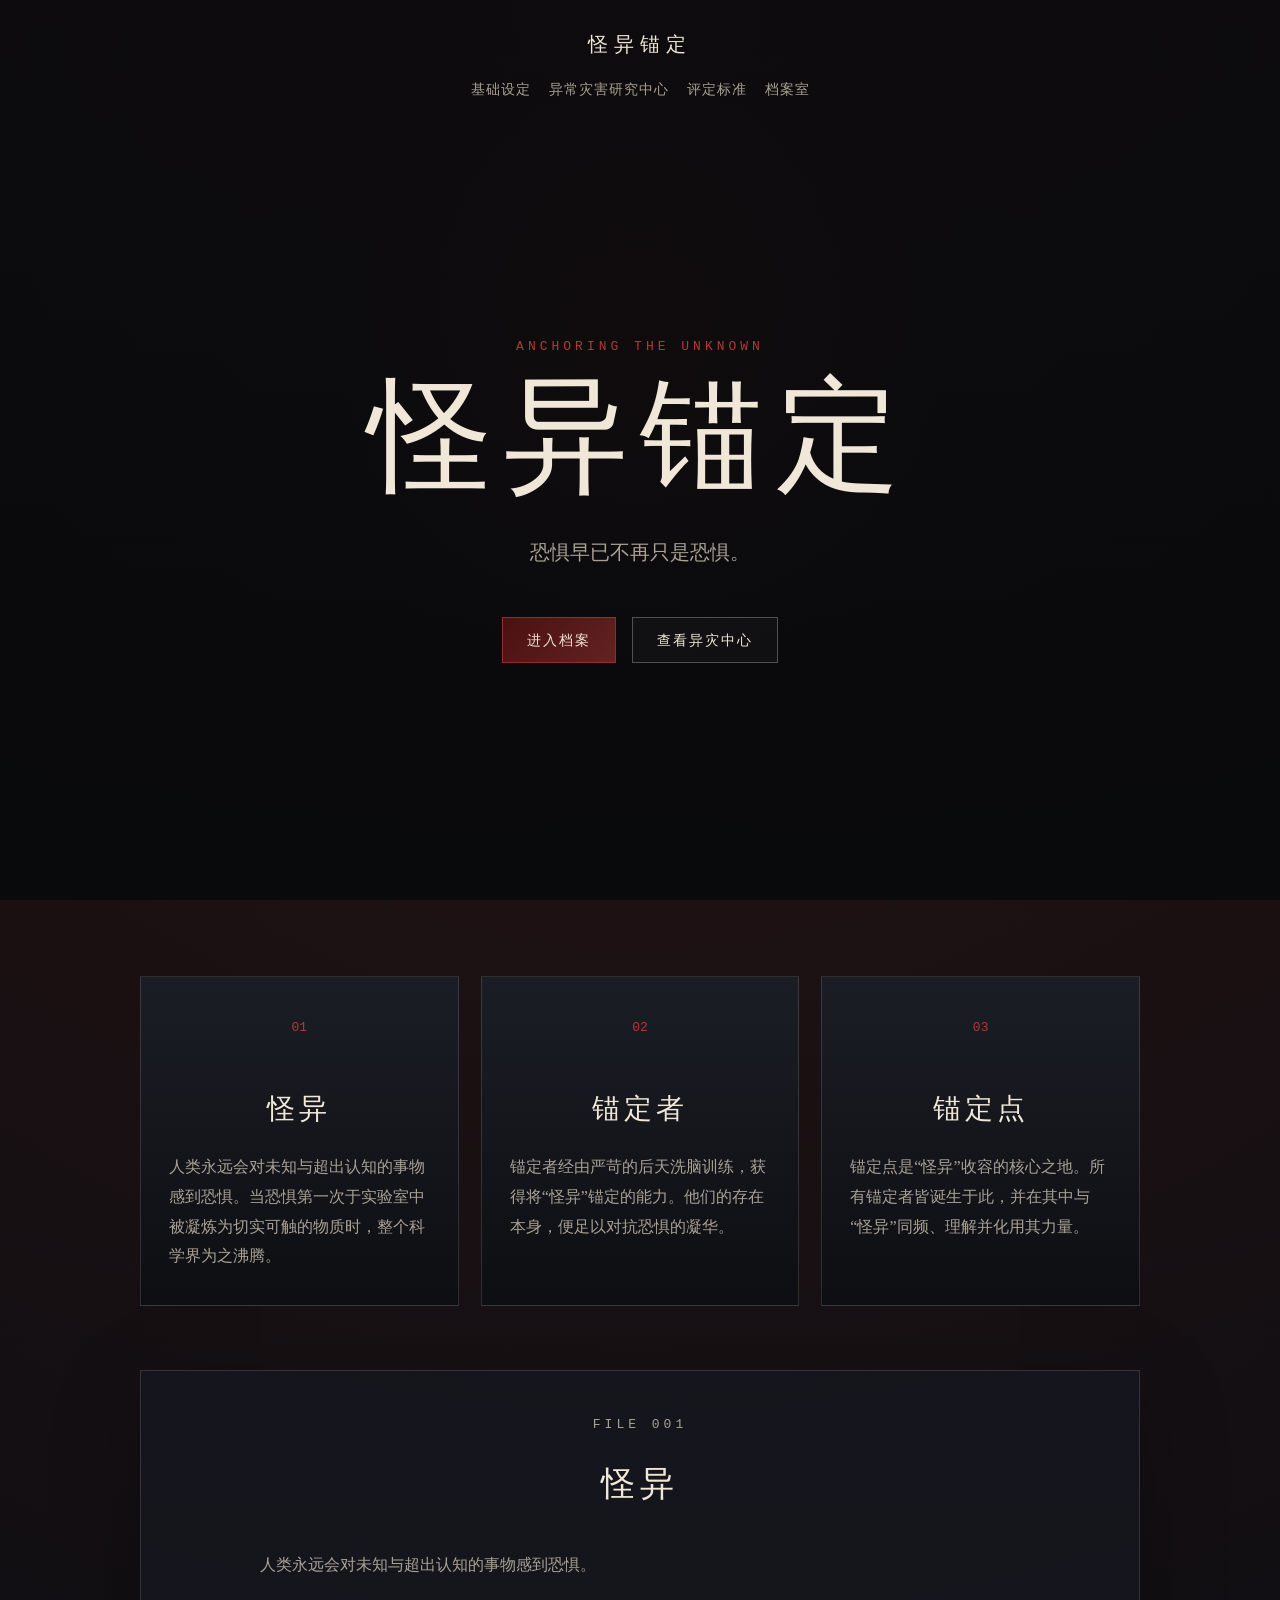
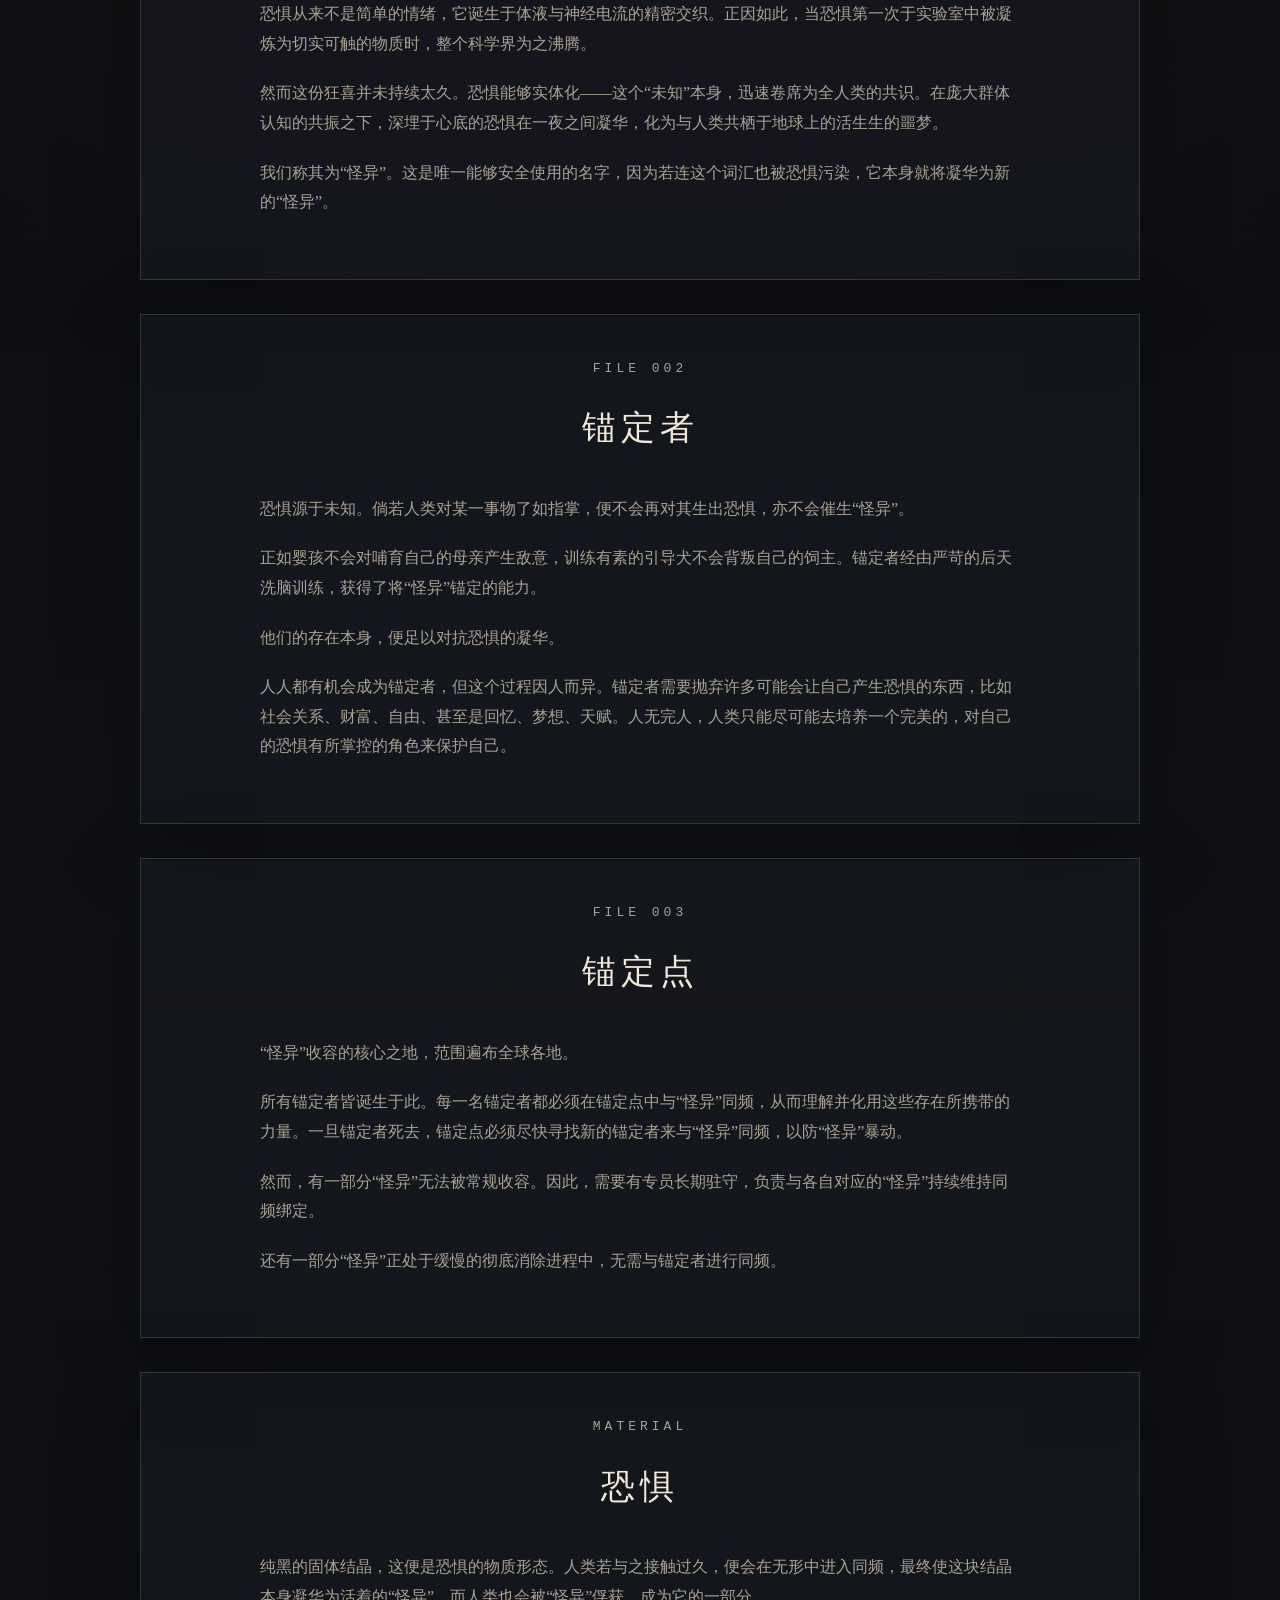
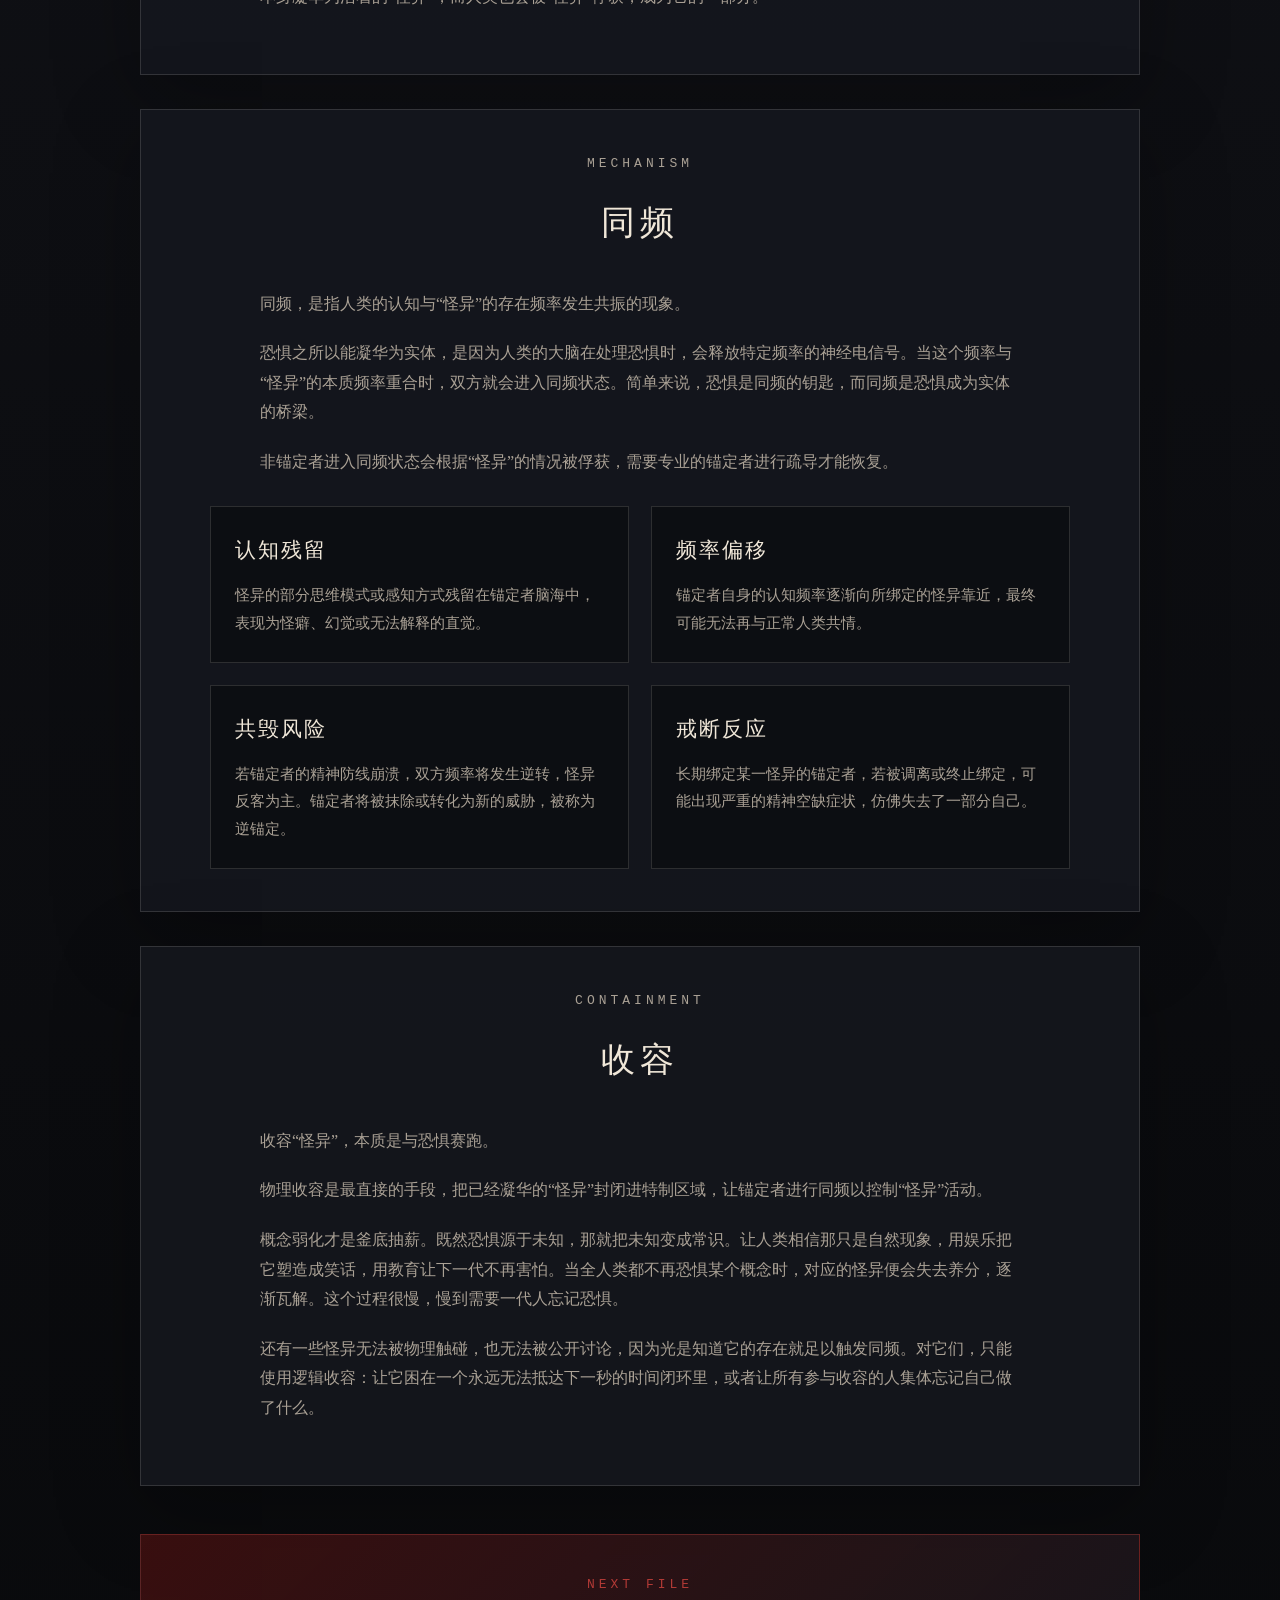
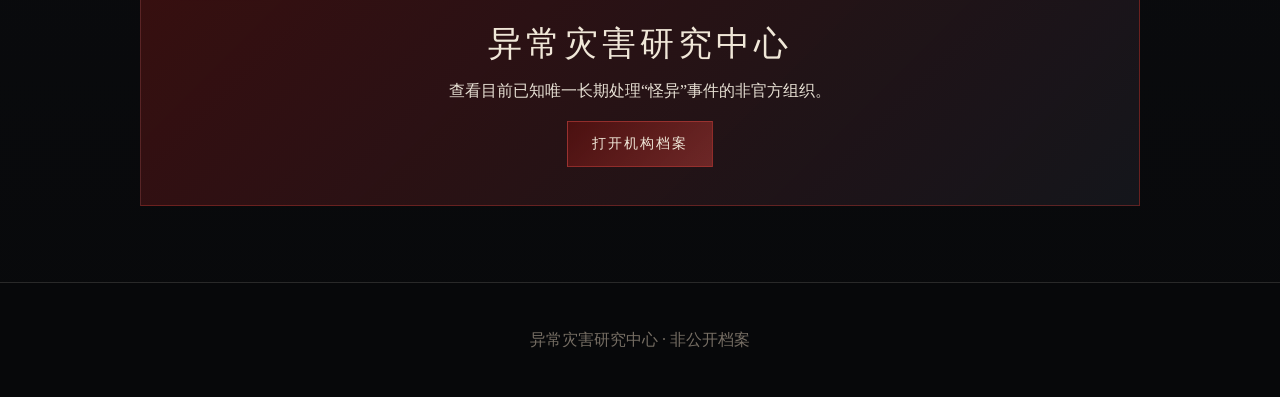
<file: index.html>
<!DOCTYPE html>
<html lang="zh-CN">
<head>
  <meta charset="UTF-8" />
  <meta name="viewport" content="width=device-width, initial-scale=1.0" />
  <title>怪异锚定</title>
  <link rel="stylesheet" href="./style.css" />
</head>

<body>
  <header class="hero">
    <nav class="top-nav">
      <a class="logo" href="./index.html">怪异锚定</a>

      <div class="nav-links">
        <a href="./index.html">基础设定</a>
        <a href="./center.html">异常灾害研究中心</a>
        <a href="./standards.html">评定标准</a>
        <a href="./archive.html">档案室</a>
      </div>
    </nav>

    <div class="hero-content">
      <p class="eyebrow">ANCHORING THE UNKNOWN</p>
      <h1>怪异锚定</h1>
      <p class="hero-text">
        恐惧早已不再只是恐惧。
      </p>

      <div class="hero-actions">
        <a class="primary-button" href="./archive.html">进入档案</a>
        <a class="secondary-button" href="./center.html">查看异灾中心</a>
      </div>
    </div>
  </header>

  <main id="world" class="page">
    <section class="intro-grid">
      <article class="intro-card">
        <span>01</span>
        <h2>怪异</h2>
        <p>
          人类永远会对未知与超出认知的事物感到恐惧。当恐惧第一次于实验室中被凝炼为切实可触的物质时，整个科学界为之沸腾。
        </p>
      </article>

      <article class="intro-card">
        <span>02</span>
        <h2>锚定者</h2>
        <p>
          锚定者经由严苛的后天洗脑训练，获得将“怪异”锚定的能力。他们的存在本身，便足以对抗恐惧的凝华。
        </p>
      </article>

      <article class="intro-card">
        <span>03</span>
        <h2>锚定点</h2>
        <p>
          锚定点是“怪异”收容的核心之地。所有锚定者皆诞生于此，并在其中与“怪异”同频、理解并化用其力量。
        </p>
      </article>
    </section>

    <section class="content-section">
      <div class="section-heading">
        <p class="eyebrow">FILE 001</p>
        <h2>怪异</h2>
      </div>

      <div class="prose">
        <p>人类永远会对未知与超出认知的事物感到恐惧。</p>

        <p>恐惧从来不是简单的情绪，它诞生于体液与神经电流的精密交织。正因如此，当恐惧第一次于实验室中被凝炼为切实可触的物质时，整个科学界为之沸腾。</p>

        <p>然而这份狂喜并未持续太久。恐惧能够实体化——这个“未知”本身，迅速卷席为全人类的共识。在庞大群体认知的共振之下，深埋于心底的恐惧在一夜之间凝华，化为与人类共栖于地球上的活生生的噩梦。</p>

        <p>我们称其为“怪异”。这是唯一能够安全使用的名字，因为若连这个词汇也被恐惧污染，它本身就将凝华为新的“怪异”。</p>
      </div>
    </section>

    <section class="content-section">
      <div class="section-heading">
        <p class="eyebrow">FILE 002</p>
        <h2>锚定者</h2>
      </div>

      <div class="prose">
        <p>恐惧源于未知。倘若人类对某一事物了如指掌，便不会再对其生出恐惧，亦不会催生“怪异”。</p>

        <p>正如婴孩不会对哺育自己的母亲产生敌意，训练有素的引导犬不会背叛自己的饲主。锚定者经由严苛的后天洗脑训练，获得了将“怪异”锚定的能力。</p>

        <p>他们的存在本身，便足以对抗恐惧的凝华。</p>

        <p>人人都有机会成为锚定者，但这个过程因人而异。锚定者需要抛弃许多可能会让自己产生恐惧的东西，比如社会关系、财富、自由、甚至是回忆、梦想、天赋。人无完人，人类只能尽可能去培养一个完美的，对自己的恐惧有所掌控的角色来保护自己。</p>
      </div>
    </section>

    <section class="content-section">
      <div class="section-heading">
        <p class="eyebrow">FILE 003</p>
        <h2>锚定点</h2>
      </div>

      <div class="prose">
        <p>“怪异”收容的核心之地，范围遍布全球各地。</p>

        <p>所有锚定者皆诞生于此。每一名锚定者都必须在锚定点中与“怪异”同频，从而理解并化用这些存在所携带的力量。一旦锚定者死去，锚定点必须尽快寻找新的锚定者来与“怪异”同频，以防“怪异”暴动。</p>

        <p>然而，有一部分“怪异”无法被常规收容。因此，需要有专员长期驻守，负责与各自对应的“怪异”持续维持同频绑定。</p>

        <p>还有一部分“怪异”正处于缓慢的彻底消除进程中，无需与锚定者进行同频。</p>
      </div>
    </section>

    <section class="content-section">
      <div class="section-heading">
        <p class="eyebrow">MATERIAL</p>
        <h2>恐惧</h2>
      </div>

      <div class="prose">
        <p>纯黑的固体结晶，这便是恐惧的物质形态。人类若与之接触过久，便会在无形中进入同频，最终使这块结晶本身凝华为活着的“怪异”，而人类也会被“怪异”俘获，成为它的一部分。</p>
      </div>
    </section>

    <section class="content-section">
      <div class="section-heading">
        <p class="eyebrow">MECHANISM</p>
        <h2>同频</h2>
      </div>

      <div class="prose">
        <p>同频，是指人类的认知与“怪异”的存在频率发生共振的现象。</p>

        <p>恐惧之所以能凝华为实体，是因为人类的大脑在处理恐惧时，会释放特定频率的神经电信号。当这个频率与“怪异”的本质频率重合时，双方就会进入同频状态。简单来说，恐惧是同频的钥匙，而同频是恐惧成为实体的桥梁。</p>

        <p>非锚定者进入同频状态会根据“怪异”的情况被俘获，需要专业的锚定者进行疏导才能恢复。</p>
      </div>

      <div class="risk-grid">
        <article>
          <h3>认知残留</h3>
          <p>怪异的部分思维模式或感知方式残留在锚定者脑海中，表现为怪癖、幻觉或无法解释的直觉。</p>
        </article>

        <article>
          <h3>频率偏移</h3>
          <p>锚定者自身的认知频率逐渐向所绑定的怪异靠近，最终可能无法再与正常人类共情。</p>
        </article>

        <article>
          <h3>共毁风险</h3>
          <p>若锚定者的精神防线崩溃，双方频率将发生逆转，怪异反客为主。锚定者将被抹除或转化为新的威胁，被称为逆锚定。</p>
        </article>

        <article>
          <h3>戒断反应</h3>
          <p>长期绑定某一怪异的锚定者，若被调离或终止绑定，可能出现严重的精神空缺症状，仿佛失去了一部分自己。</p>
        </article>
      </div>
    </section>

    <section class="content-section">
      <div class="section-heading">
        <p class="eyebrow">CONTAINMENT</p>
        <h2>收容</h2>
      </div>

      <div class="prose">
        <p>收容“怪异”，本质是与恐惧赛跑。</p>

        <p>物理收容是最直接的手段，把已经凝华的“怪异”封闭进特制区域，让锚定者进行同频以控制“怪异”活动。</p>

        <p>概念弱化才是釜底抽薪。既然恐惧源于未知，那就把未知变成常识。让人类相信那只是自然现象，用娱乐把它塑造成笑话，用教育让下一代不再害怕。当全人类都不再恐惧某个概念时，对应的怪异便会失去养分，逐渐瓦解。这个过程很慢，慢到需要一代人忘记恐惧。</p>

        <p>还有一些怪异无法被物理触碰，也无法被公开讨论，因为光是知道它的存在就足以触发同频。对它们，只能使用逻辑收容：让它困在一个永远无法抵达下一秒的时间闭环里，或者让所有参与收容的人集体忘记自己做了什么。</p>
      </div>
    </section>

    <section class="link-panel">
      <div>
        <p class="eyebrow">NEXT FILE</p>
        <h2>异常灾害研究中心</h2>
        <p>查看目前已知唯一长期处理“怪异”事件的非官方组织。</p>
      </div>

      <a class="primary-button" href="center.html">打开机构档案</a>
    </section>
  </main>

  <footer class="footer">
    <p>异常灾害研究中心 · 非公开档案</p>
  </footer>
</body>
</html>
</file>
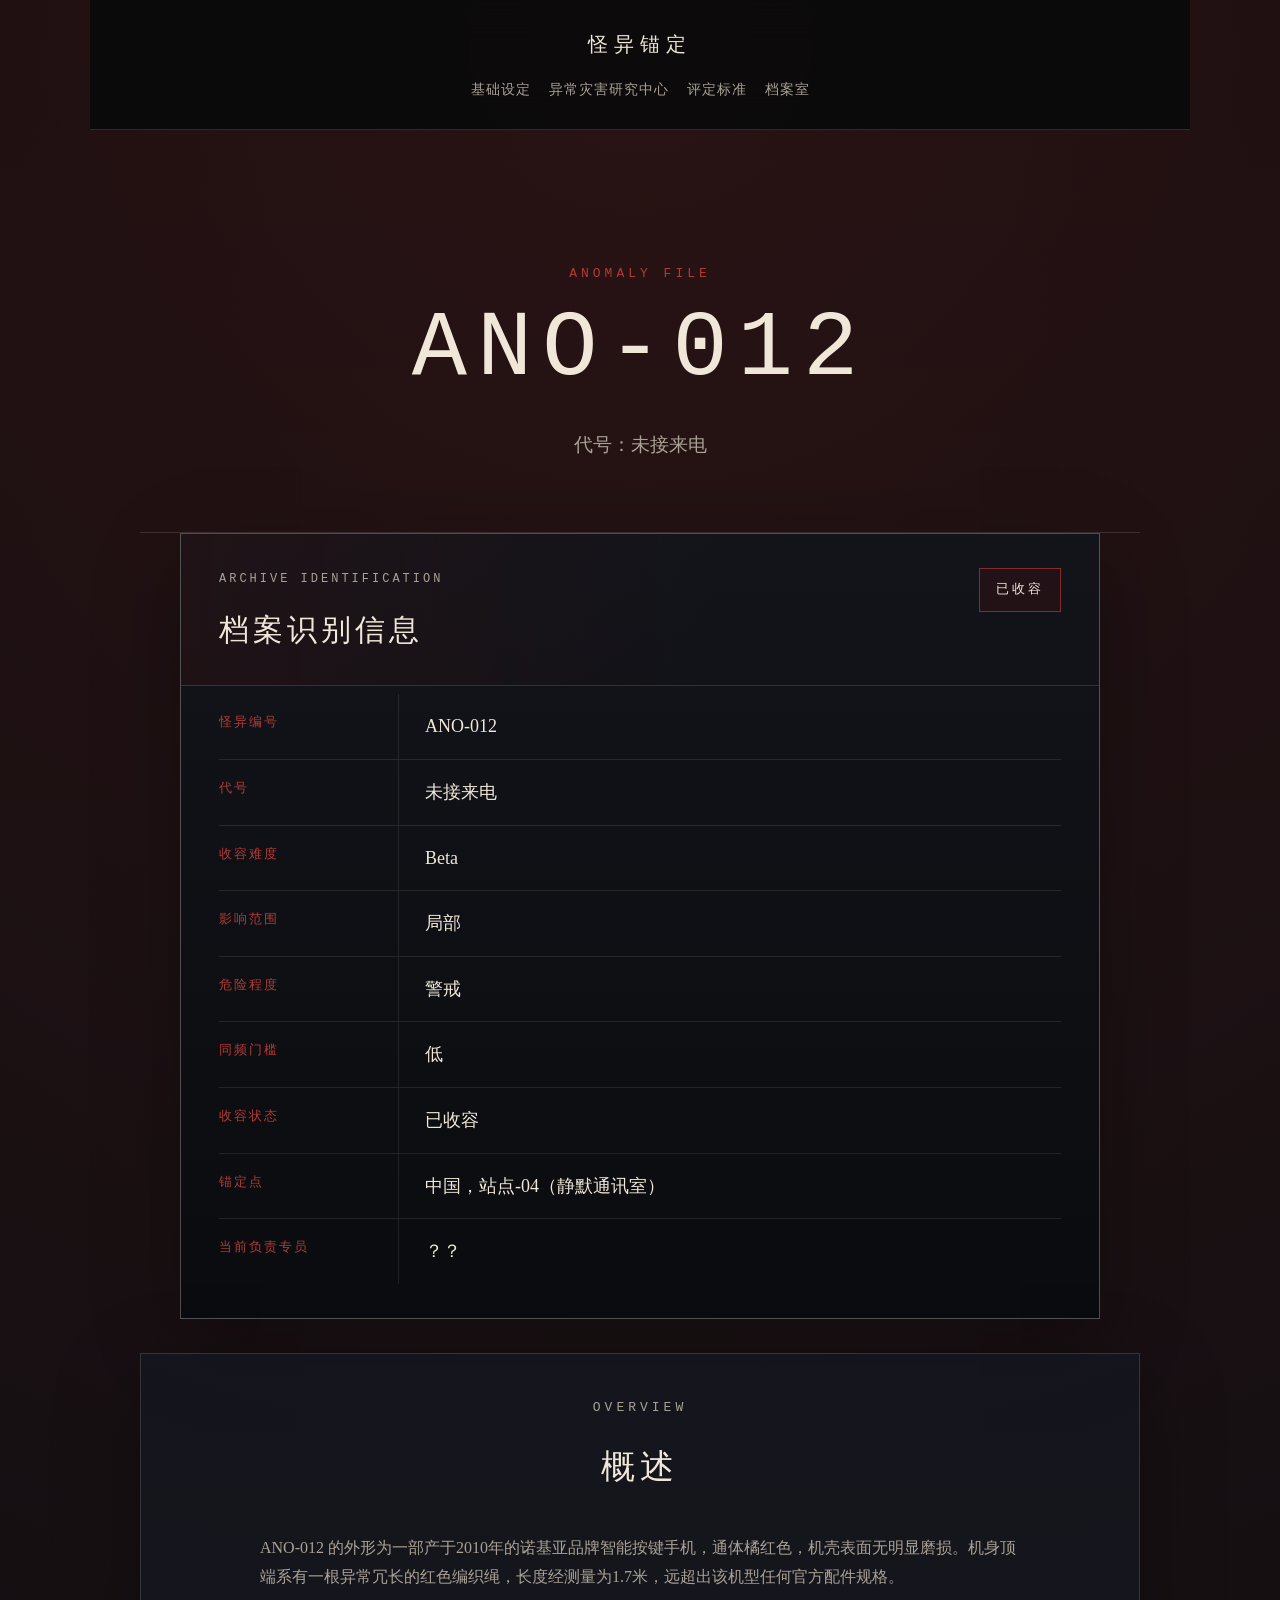
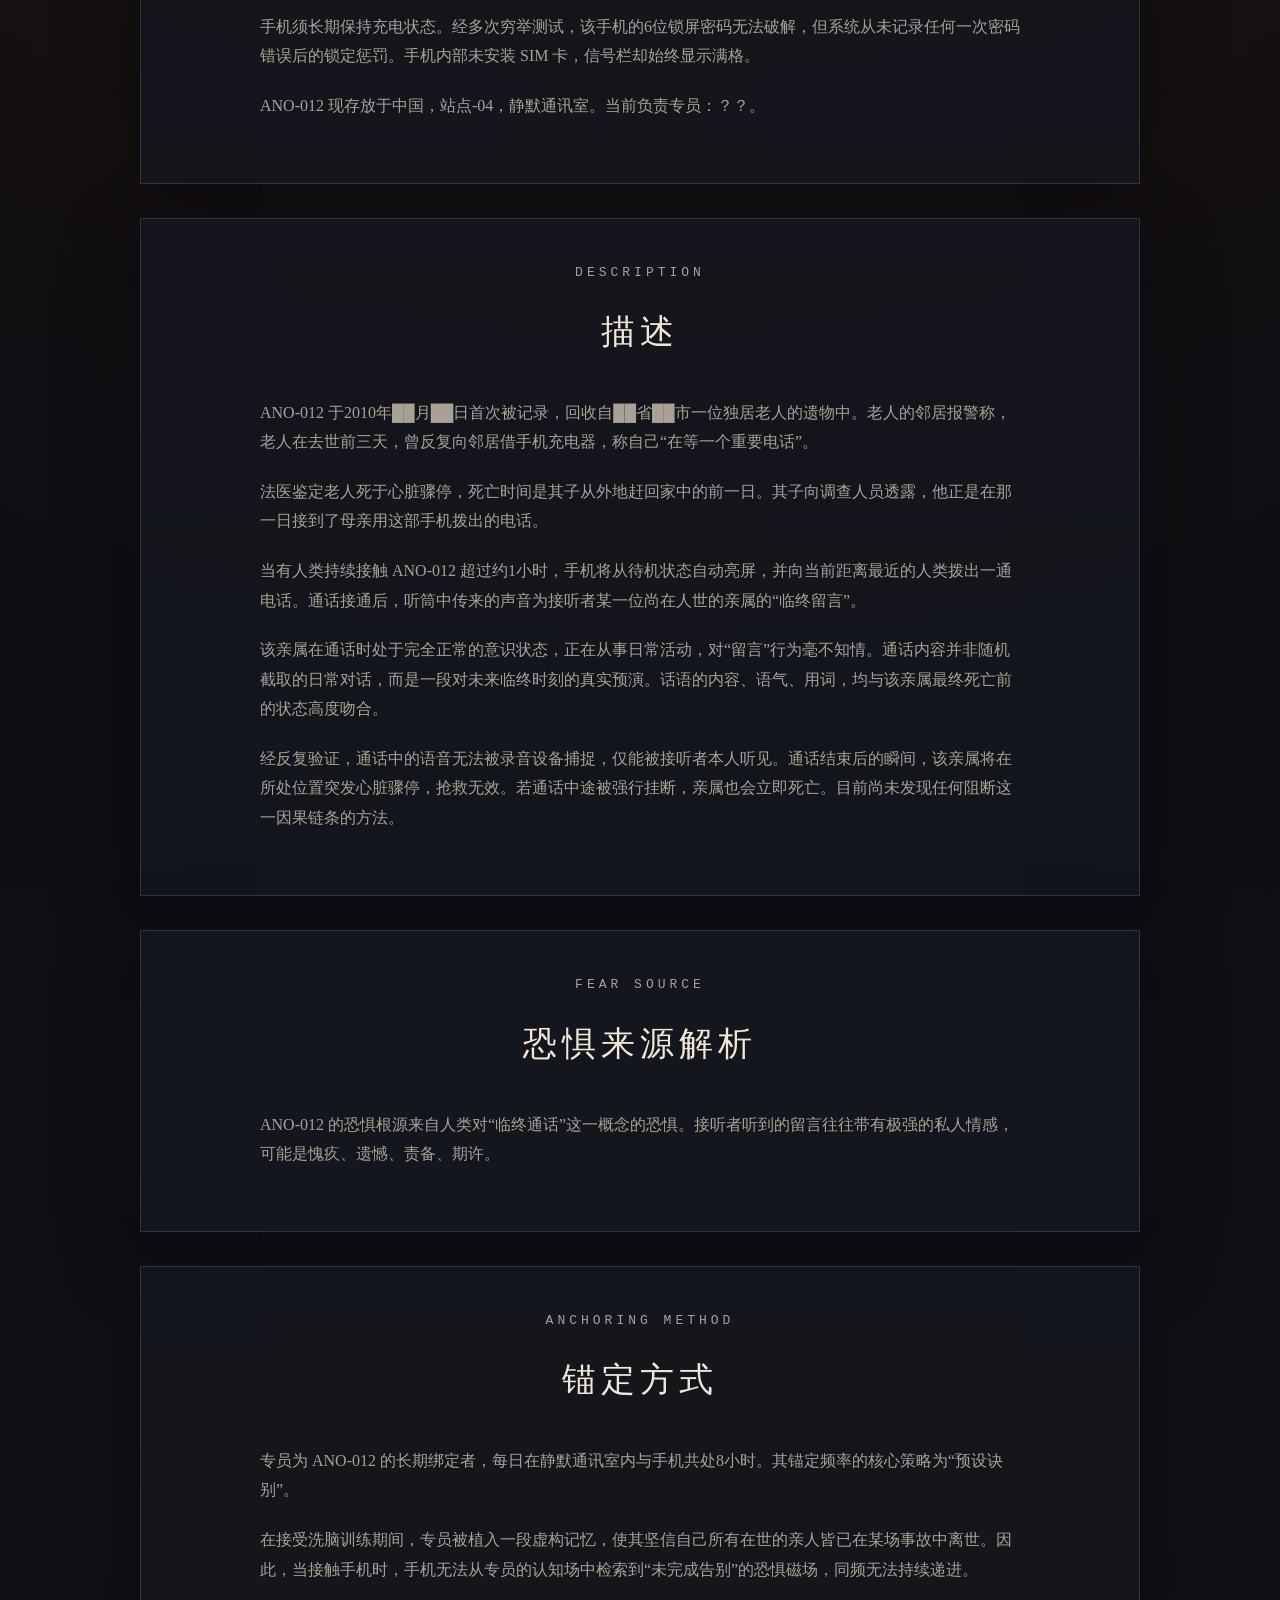
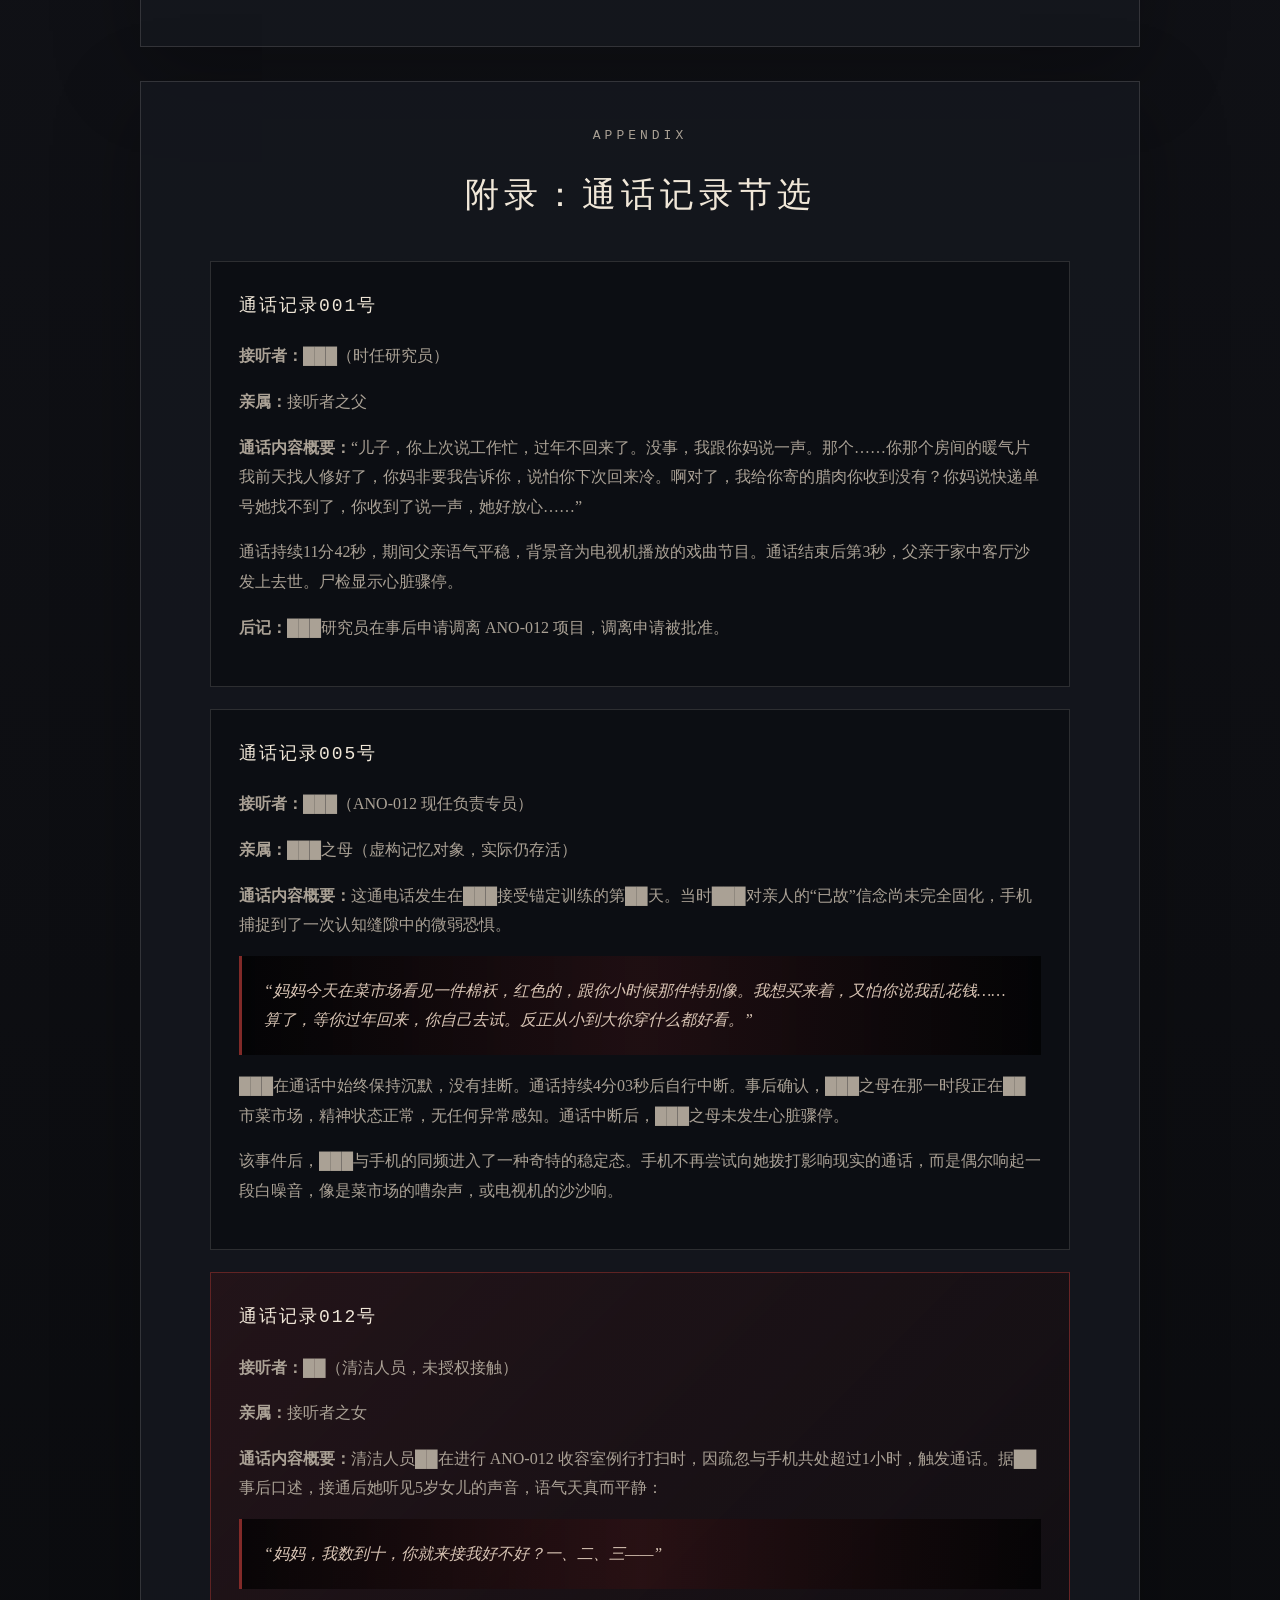
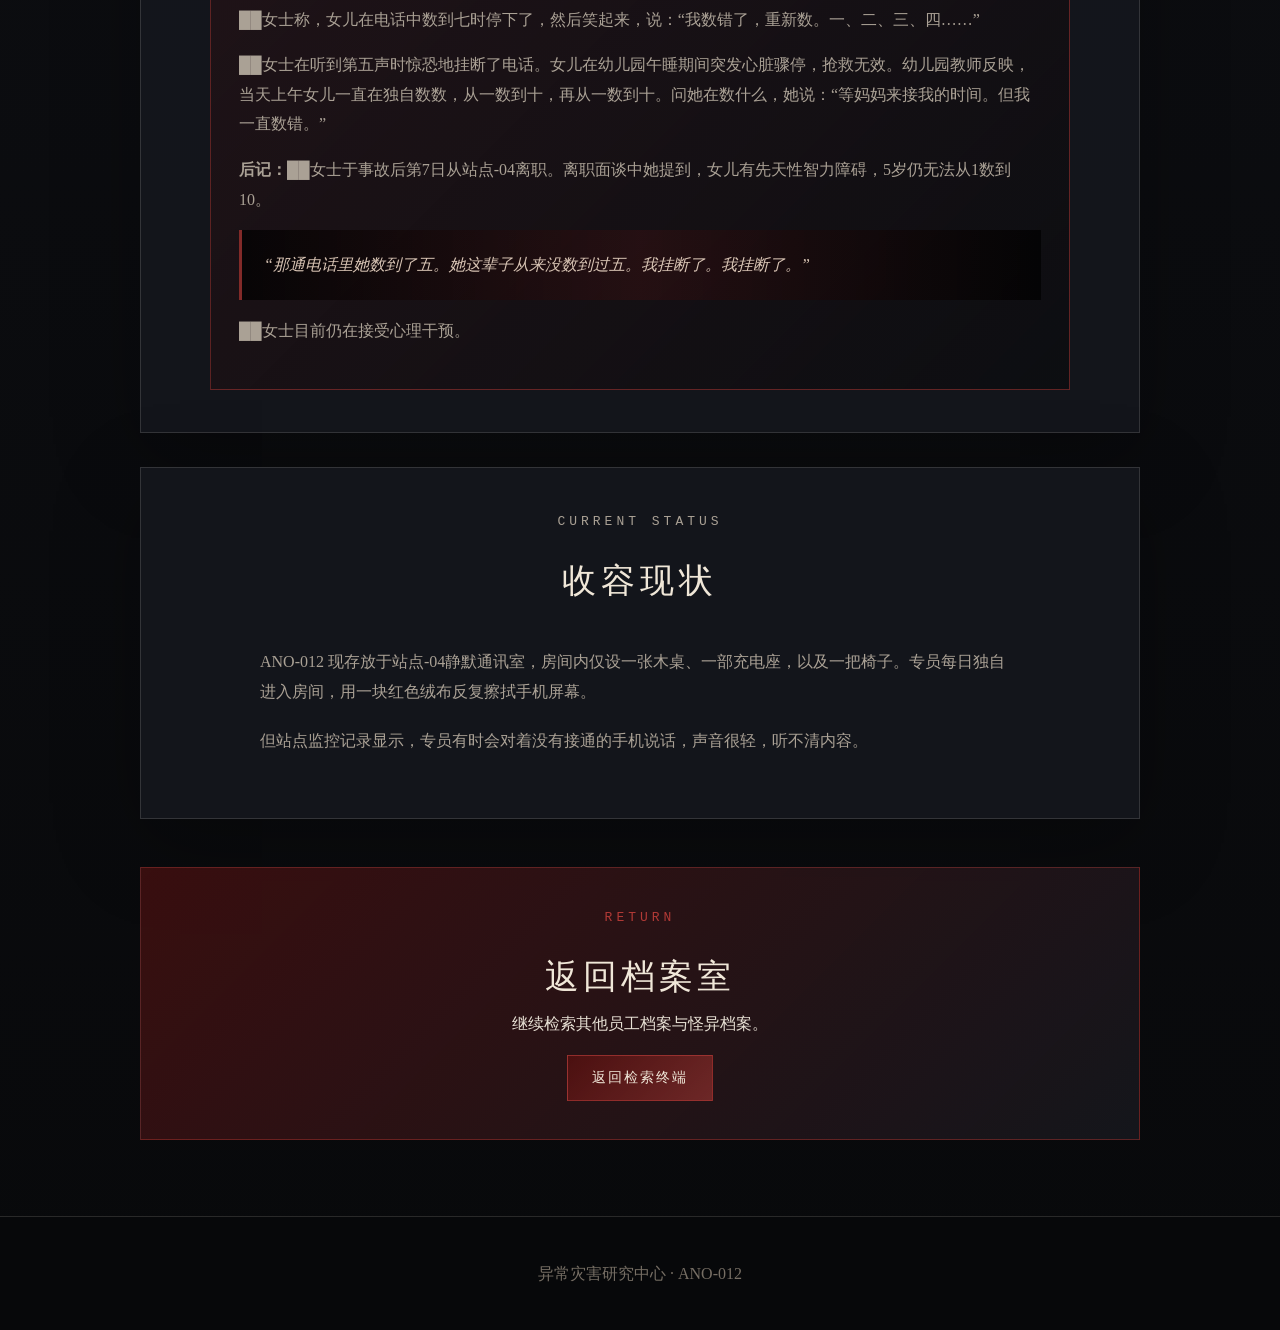
<file: ano-012.html>
<!DOCTYPE html>
<html lang="zh-CN">
<head>
  <meta charset="UTF-8" />
  <meta name="viewport" content="width=device-width, initial-scale=1.0" />
  <title>ANO-012 · 未接来电</title>
  <link rel="stylesheet" href="./style.css" />
</head>

<body>
  <nav class="top-nav fixed-nav">
    <a class="logo" href="./index.html">怪异锚定</a>

    <div class="nav-links">
      <a href="./index.html">基础设定</a>
      <a href="./center.html">异常灾害研究中心</a>
      <a href="./standards.html">评定标准</a>
      <a href="./archive.html">档案室</a>
    </div>
  </nav>

  <main class="page subpage">
    <section class="page-title anomaly-title">
      <p class="eyebrow">ANOMALY FILE</p>
      <h1>ANO-012</h1>
      <p>代号：未接来电</p>
    </section>

   <section class="content-section dossier-section">
  <div class="dossier-sheet">
    <div class="dossier-header">
      <div>
        <p class="dossier-kicker">ARCHIVE IDENTIFICATION</p>
        <h2>档案识别信息</h2>
      </div>

      <div class="dossier-stamp">已收容</div>
    </div>

    <div class="dossier-table">
      <div class="dossier-row">
        <div class="dossier-label">怪异编号</div>
        <div class="dossier-value">ANO-012</div>
      </div>

      <div class="dossier-row">
        <div class="dossier-label">代号</div>
        <div class="dossier-value">未接来电</div>
      </div>

      <div class="dossier-row">
        <div class="dossier-label">收容难度</div>
        <div class="dossier-value">Beta</div>
      </div>

      <div class="dossier-row">
        <div class="dossier-label">影响范围</div>
        <div class="dossier-value">局部</div>
      </div>

      <div class="dossier-row">
        <div class="dossier-label">危险程度</div>
        <div class="dossier-value">警戒</div>
      </div>

      <div class="dossier-row">
        <div class="dossier-label">同频门槛</div>
        <div class="dossier-value">低</div>
      </div>

      <div class="dossier-row">
        <div class="dossier-label">收容状态</div>
        <div class="dossier-value">已收容</div>
      </div>

      <div class="dossier-row">
        <div class="dossier-label">锚定点</div>
        <div class="dossier-value">中国，站点-04（静默通讯室）</div>
      </div>

      <div class="dossier-row">
        <div class="dossier-label">当前负责专员</div>
        <div class="dossier-value">？？</div>
      </div>
    </div>
  </div>
</section>

    <section class="content-section">
      <div class="section-heading">
        <p class="eyebrow">OVERVIEW</p>
        <h2>概述</h2>
      </div>

      <div class="prose">
        <p>
          ANO-012 的外形为一部产于2010年的诺基亚品牌智能按键手机，通体橘红色，机壳表面无明显磨损。机身顶端系有一根异常冗长的红色编织绳，长度经测量为1.7米，远超出该机型任何官方配件规格。
        </p>

        <p>
          手机须长期保持充电状态。经多次穷举测试，该手机的6位锁屏密码无法破解，但系统从未记录任何一次密码错误后的锁定惩罚。手机内部未安装 SIM 卡，信号栏却始终显示满格。
        </p>

        <p>
          ANO-012 现存放于中国，站点-04，静默通讯室。当前负责专员：？？。
        </p>
      </div>
    </section>

    <section class="content-section">
      <div class="section-heading">
        <p class="eyebrow">DESCRIPTION</p>
        <h2>描述</h2>
      </div>

      <div class="prose">
        <p>
          ANO-012 于2010年██月██日首次被记录，回收自██省██市一位独居老人的遗物中。老人的邻居报警称，老人在去世前三天，曾反复向邻居借手机充电器，称自己“在等一个重要电话”。
        </p>

        <p>
          法医鉴定老人死于心脏骤停，死亡时间是其子从外地赶回家中的前一日。其子向调查人员透露，他正是在那一日接到了母亲用这部手机拨出的电话。
        </p>

        <p>
          当有人类持续接触 ANO-012 超过约1小时，手机将从待机状态自动亮屏，并向当前距离最近的人类拨出一通电话。通话接通后，听筒中传来的声音为接听者某一位尚在人世的亲属的“临终留言”。
        </p>

        <p>
          该亲属在通话时处于完全正常的意识状态，正在从事日常活动，对“留言”行为毫不知情。通话内容并非随机截取的日常对话，而是一段对未来临终时刻的真实预演。话语的内容、语气、用词，均与该亲属最终死亡前的状态高度吻合。
        </p>

        <p>
          经反复验证，通话中的语音无法被录音设备捕捉，仅能被接听者本人听见。通话结束后的瞬间，该亲属将在所处位置突发心脏骤停，抢救无效。若通话中途被强行挂断，亲属也会立即死亡。目前尚未发现任何阻断这一因果链条的方法。
        </p>
      </div>
    </section>

    <section class="content-section">
      <div class="section-heading">
        <p class="eyebrow">FEAR SOURCE</p>
        <h2>恐惧来源解析</h2>
      </div>

      <div class="prose">
        <p>
          ANO-012 的恐惧根源来自人类对“临终通话”这一概念的恐惧。接听者听到的留言往往带有极强的私人情感，可能是愧疚、遗憾、责备、期许。
        </p>
      </div>
    </section>

    <section class="content-section">
      <div class="section-heading">
        <p class="eyebrow">ANCHORING METHOD</p>
        <h2>锚定方式</h2>
      </div>

      <div class="prose">
        <p>
          专员为 ANO-012 的长期绑定者，每日在静默通讯室内与手机共处8小时。其锚定频率的核心策略为“预设诀别”。
        </p>

        <p>
          在接受洗脑训练期间，专员被植入一段虚构记忆，使其坚信自己所有在世的亲人皆已在某场事故中离世。因此，当接触手机时，手机无法从专员的认知场中检索到“未完成告别”的恐惧磁场，同频无法持续递进。
        </p>
      </div>
    </section>

    <section class="content-section">
      <div class="section-heading">
        <p class="eyebrow">APPENDIX</p>
        <h2>附录：通话记录节选</h2>
      </div>

      <div class="log-list">
        <article class="log-entry">
          <p class="log-title">通话记录001号</p>
          <p><strong>接听者：</strong>███（时任研究员）</p>
          <p><strong>亲属：</strong>接听者之父</p>
          <p>
            <strong>通话内容概要：</strong>“儿子，你上次说工作忙，过年不回来了。没事，我跟你妈说一声。那个……你那个房间的暖气片我前天找人修好了，你妈非要我告诉你，说怕你下次回来冷。啊对了，我给你寄的腊肉你收到没有？你妈说快递单号她找不到了，你收到了说一声，她好放心……”
          </p>
          <p>
            通话持续11分42秒，期间父亲语气平稳，背景音为电视机播放的戏曲节目。通话结束后第3秒，父亲于家中客厅沙发上去世。尸检显示心脏骤停。
          </p>
          <p><strong>后记：</strong>███研究员在事后申请调离 ANO-012 项目，调离申请被批准。</p>
        </article>

        <article class="log-entry">
          <p class="log-title">通话记录005号</p>
          <p><strong>接听者：</strong>███（ANO-012 现任负责专员）</p>
          <p><strong>亲属：</strong>███之母（虚构记忆对象，实际仍存活）</p>
          <p>
            <strong>通话内容概要：</strong>这通电话发生在███接受锚定训练的第██天。当时███对亲人的“已故”信念尚未完全固化，手机捕捉到了一次认知缝隙中的微弱恐惧。
          </p>
          <p class="quote-note">
            “妈妈今天在菜市场看见一件棉袄，红色的，跟你小时候那件特别像。我想买来着，又怕你说我乱花钱……算了，等你过年回来，你自己去试。反正从小到大你穿什么都好看。”
          </p>
          <p>
            ███在通话中始终保持沉默，没有挂断。通话持续4分03秒后自行中断。事后确认，███之母在那一时段正在██市菜市场，精神状态正常，无任何异常感知。通话中断后，███之母未发生心脏骤停。
          </p>
          <p>
            该事件后，███与手机的同频进入了一种奇特的稳定态。手机不再尝试向她拨打影响现实的通话，而是偶尔响起一段白噪音，像是菜市场的嘈杂声，或电视机的沙沙响。
          </p>
        </article>

        <article class="log-entry critical-log">
          <p class="log-title">通话记录012号</p>
          <p><strong>接听者：</strong>██（清洁人员，未授权接触）</p>
          <p><strong>亲属：</strong>接听者之女</p>
          <p>
            <strong>通话内容概要：</strong>清洁人员██在进行 ANO-012 收容室例行打扫时，因疏忽与手机共处超过1小时，触发通话。据██事后口述，接通后她听见5岁女儿的声音，语气天真而平静：
          </p>
          <p class="quote-note">
            “妈妈，我数到十，你就来接我好不好？一、二、三——”
          </p>
          <p>
            ██女士称，女儿在电话中数到七时停下了，然后笑起来，说：“我数错了，重新数。一、二、三、四……”
          </p>
          <p>
            ██女士在听到第五声时惊恐地挂断了电话。女儿在幼儿园午睡期间突发心脏骤停，抢救无效。幼儿园教师反映，当天上午女儿一直在独自数数，从一数到十，再从一数到十。问她在数什么，她说：“等妈妈来接我的时间。但我一直数错。”
          </p>
          <p>
            <strong>后记：</strong>██女士于事故后第7日从站点-04离职。离职面谈中她提到，女儿有先天性智力障碍，5岁仍无法从1数到10。
          </p>
          <p class="quote-note">
            “那通电话里她数到了五。她这辈子从来没数到过五。我挂断了。我挂断了。”
          </p>
          <p>██女士目前仍在接受心理干预。</p>
        </article>
      </div>
    </section>

    <section class="content-section">
      <div class="section-heading">
        <p class="eyebrow">CURRENT STATUS</p>
        <h2>收容现状</h2>
      </div>

      <div class="prose">
        <p>
          ANO-012 现存放于站点-04静默通讯室，房间内仅设一张木桌、一部充电座，以及一把椅子。专员每日独自进入房间，用一块红色绒布反复擦拭手机屏幕。
        </p>

        <p>
          但站点监控记录显示，专员有时会对着没有接通的手机说话，声音很轻，听不清内容。
        </p>
      </div>
    </section>

    <section class="link-panel">
      <div>
        <p class="eyebrow">RETURN</p>
        <h2>返回档案室</h2>
        <p>继续检索其他员工档案与怪异档案。</p>
      </div>

      <a class="primary-button" href="./search.html">返回检索终端</a>
    </section>
  </main>

  <footer class="footer">
    <p>异常灾害研究中心 · ANO-012</p>
  </footer>
</body>
</html>
</file>
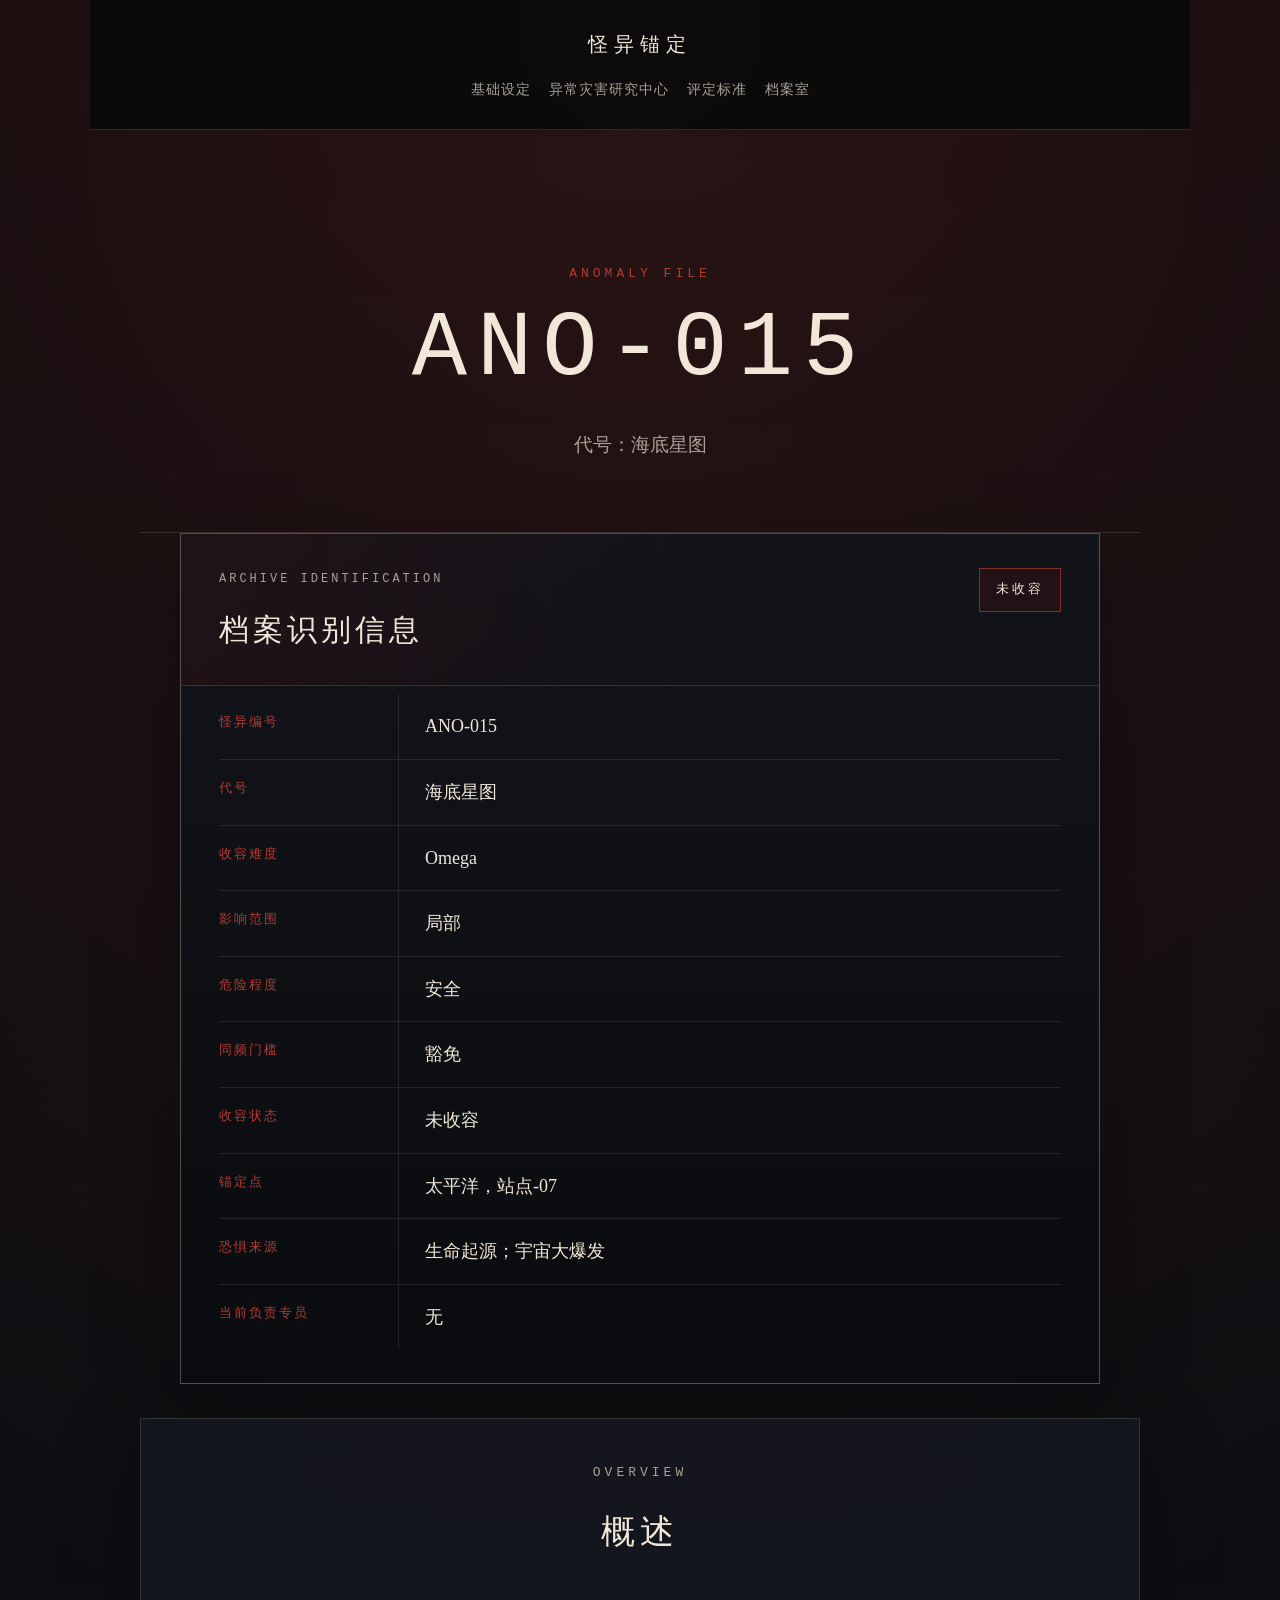
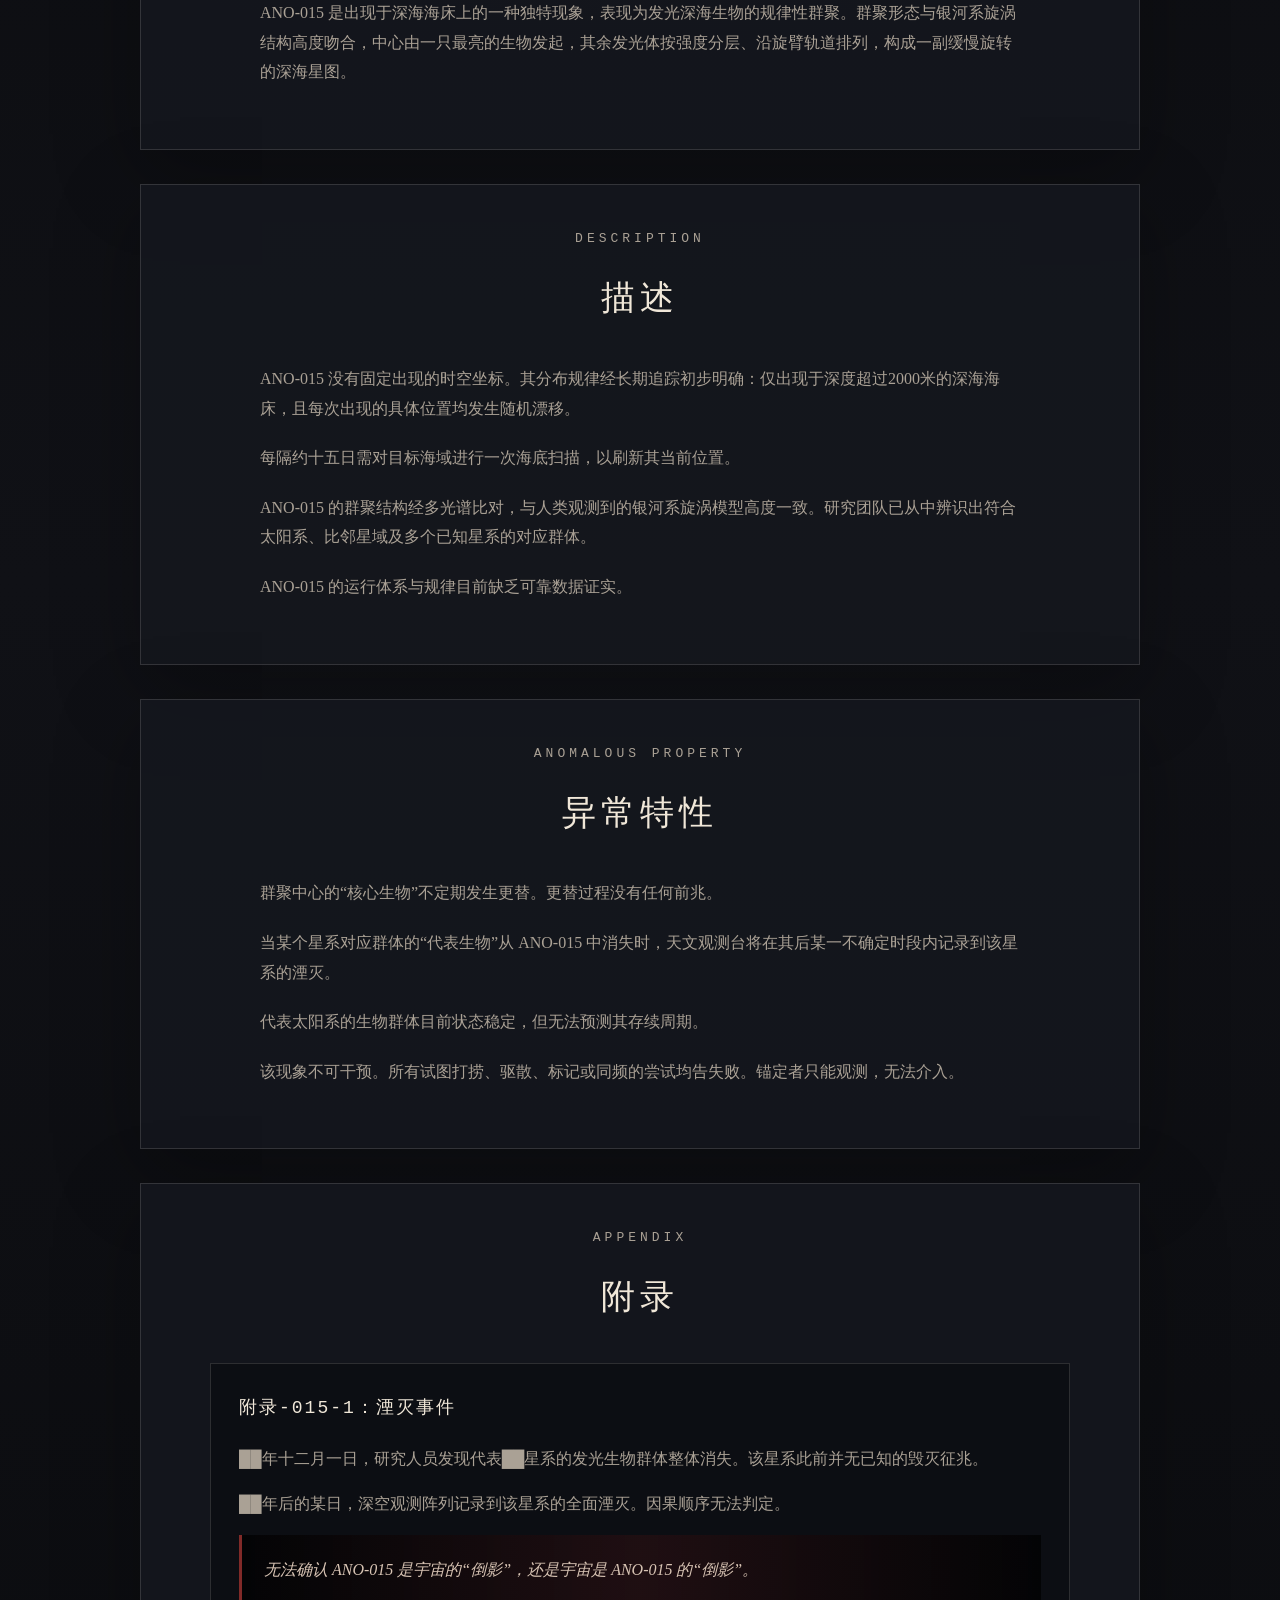
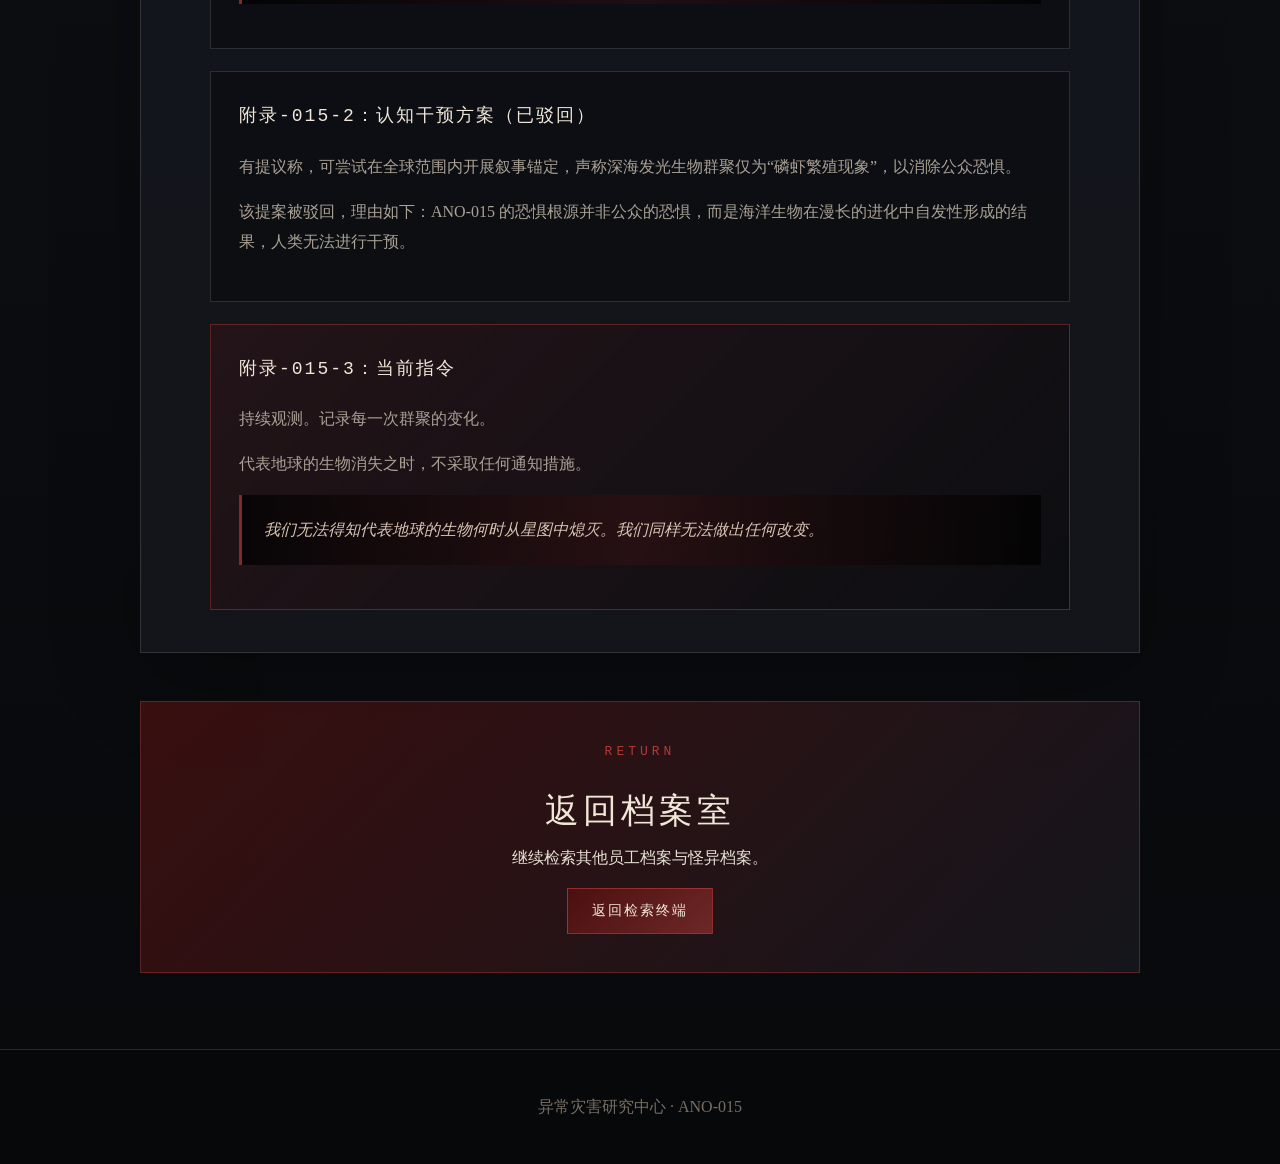
<file: ano-015.html>
<!DOCTYPE html>
<html lang="zh-CN">
<head>
  <meta charset="UTF-8" />
  <meta name="viewport" content="width=device-width, initial-scale=1.0" />
  <title>ANO-015 · 海底星图</title>
  <link rel="stylesheet" href="./style.css" />
</head>

<body>
  <nav class="top-nav fixed-nav">
    <a class="logo" href="./index.html">怪异锚定</a>

    <div class="nav-links">
      <a href="./index.html">基础设定</a>
      <a href="./center.html">异常灾害研究中心</a>
      <a href="./standards.html">评定标准</a>
      <a href="./archive.html">档案室</a>
    </div>
  </nav>

  <main class="page subpage">
    <section class="page-title anomaly-title">
      <p class="eyebrow">ANOMALY FILE</p>
      <h1>ANO-015</h1>
      <p>代号：海底星图</p>
    </section>

    <section class="content-section dossier-section">
      <div class="dossier-sheet">
        <div class="dossier-header">
          <div>
            <p class="dossier-kicker">ARCHIVE IDENTIFICATION</p>
            <h2>档案识别信息</h2>
          </div>

          <div class="dossier-stamp">未收容</div>
        </div>

        <div class="dossier-table">
          <div class="dossier-row">
            <div class="dossier-label">怪异编号</div>
            <div class="dossier-value">ANO-015</div>
          </div>

          <div class="dossier-row">
            <div class="dossier-label">代号</div>
            <div class="dossier-value">海底星图</div>
          </div>

          <div class="dossier-row">
            <div class="dossier-label">收容难度</div>
            <div class="dossier-value">Omega</div>
          </div>

          <div class="dossier-row">
            <div class="dossier-label">影响范围</div>
            <div class="dossier-value">局部</div>
          </div>

          <div class="dossier-row">
            <div class="dossier-label">危险程度</div>
            <div class="dossier-value">安全</div>
          </div>

          <div class="dossier-row">
            <div class="dossier-label">同频门槛</div>
            <div class="dossier-value">豁免</div>
          </div>

          <div class="dossier-row">
            <div class="dossier-label">收容状态</div>
            <div class="dossier-value">未收容</div>
          </div>

          <div class="dossier-row">
            <div class="dossier-label">锚定点</div>
            <div class="dossier-value">太平洋，站点-07</div>
          </div>

          <div class="dossier-row">
            <div class="dossier-label">恐惧来源</div>
            <div class="dossier-value">生命起源；宇宙大爆发</div>
          </div>

          <div class="dossier-row">
            <div class="dossier-label">当前负责专员</div>
            <div class="dossier-value">无</div>
          </div>
        </div>
      </div>
    </section>

    <section class="content-section">
      <div class="section-heading">
        <p class="eyebrow">OVERVIEW</p>
        <h2>概述</h2>
      </div>

      <div class="prose">
        <p>
          ANO-015 是出现于深海海床上的一种独特现象，表现为发光深海生物的规律性群聚。群聚形态与银河系旋涡结构高度吻合，中心由一只最亮的生物发起，其余发光体按强度分层、沿旋臂轨道排列，构成一副缓慢旋转的深海星图。
        </p>
      </div>
    </section>

    <section class="content-section">
      <div class="section-heading">
        <p class="eyebrow">DESCRIPTION</p>
        <h2>描述</h2>
      </div>

      <div class="prose">
        <p>
          ANO-015 没有固定出现的时空坐标。其分布规律经长期追踪初步明确：仅出现于深度超过2000米的深海海床，且每次出现的具体位置均发生随机漂移。
        </p>

        <p>
          每隔约十五日需对目标海域进行一次海底扫描，以刷新其当前位置。
        </p>

        <p>
          ANO-015 的群聚结构经多光谱比对，与人类观测到的银河系旋涡模型高度一致。研究团队已从中辨识出符合太阳系、比邻星域及多个已知星系的对应群体。
        </p>

        <p>
          ANO-015 的运行体系与规律目前缺乏可靠数据证实。
        </p>
      </div>
    </section>

    <section class="content-section">
      <div class="section-heading">
        <p class="eyebrow">ANOMALOUS PROPERTY</p>
        <h2>异常特性</h2>
      </div>

      <div class="prose">
        <p>
          群聚中心的“核心生物”不定期发生更替。更替过程没有任何前兆。
        </p>

        <p>
          当某个星系对应群体的“代表生物”从 ANO-015 中消失时，天文观测台将在其后某一不确定时段内记录到该星系的湮灭。
        </p>

        <p>
          代表太阳系的生物群体目前状态稳定，但无法预测其存续周期。
        </p>

        <p>
          该现象不可干预。所有试图打捞、驱散、标记或同频的尝试均告失败。锚定者只能观测，无法介入。
        </p>
      </div>
    </section>

    <section class="content-section">
      <div class="section-heading">
        <p class="eyebrow">APPENDIX</p>
        <h2>附录</h2>
      </div>

      <div class="log-list">
        <article class="log-entry">
          <p class="log-title">附录-015-1：湮灭事件</p>
          <p>
            ██年十二月一日，研究人员发现代表██星系的发光生物群体整体消失。该星系此前并无已知的毁灭征兆。
          </p>
          <p>
            ██年后的某日，深空观测阵列记录到该星系的全面湮灭。因果顺序无法判定。
          </p>
          <p class="quote-note">
            无法确认 ANO-015 是宇宙的“倒影”，还是宇宙是 ANO-015 的“倒影”。
          </p>
        </article>

        <article class="log-entry">
          <p class="log-title">附录-015-2：认知干预方案（已驳回）</p>
          <p>
            有提议称，可尝试在全球范围内开展叙事锚定，声称深海发光生物群聚仅为“磷虾繁殖现象”，以消除公众恐惧。
          </p>
          <p>
            该提案被驳回，理由如下：ANO-015 的恐惧根源并非公众的恐惧，而是海洋生物在漫长的进化中自发性形成的结果，人类无法进行干预。
          </p>
        </article>

        <article class="log-entry critical-log">
          <p class="log-title">附录-015-3：当前指令</p>
          <p>持续观测。记录每一次群聚的变化。</p>
          <p>代表地球的生物消失之时，不采取任何通知措施。</p>
          <p class="quote-note">
            我们无法得知代表地球的生物何时从星图中熄灭。我们同样无法做出任何改变。
          </p>
        </article>
      </div>
    </section>

    <section class="link-panel">
      <div>
        <p class="eyebrow">RETURN</p>
        <h2>返回档案室</h2>
        <p>继续检索其他员工档案与怪异档案。</p>
      </div>

      <a class="primary-button" href="./search.html">返回检索终端</a>
    </section>
  </main>

  <footer class="footer">
    <p>异常灾害研究中心 · ANO-015</p>
  </footer>
</body>
</html>
</file>
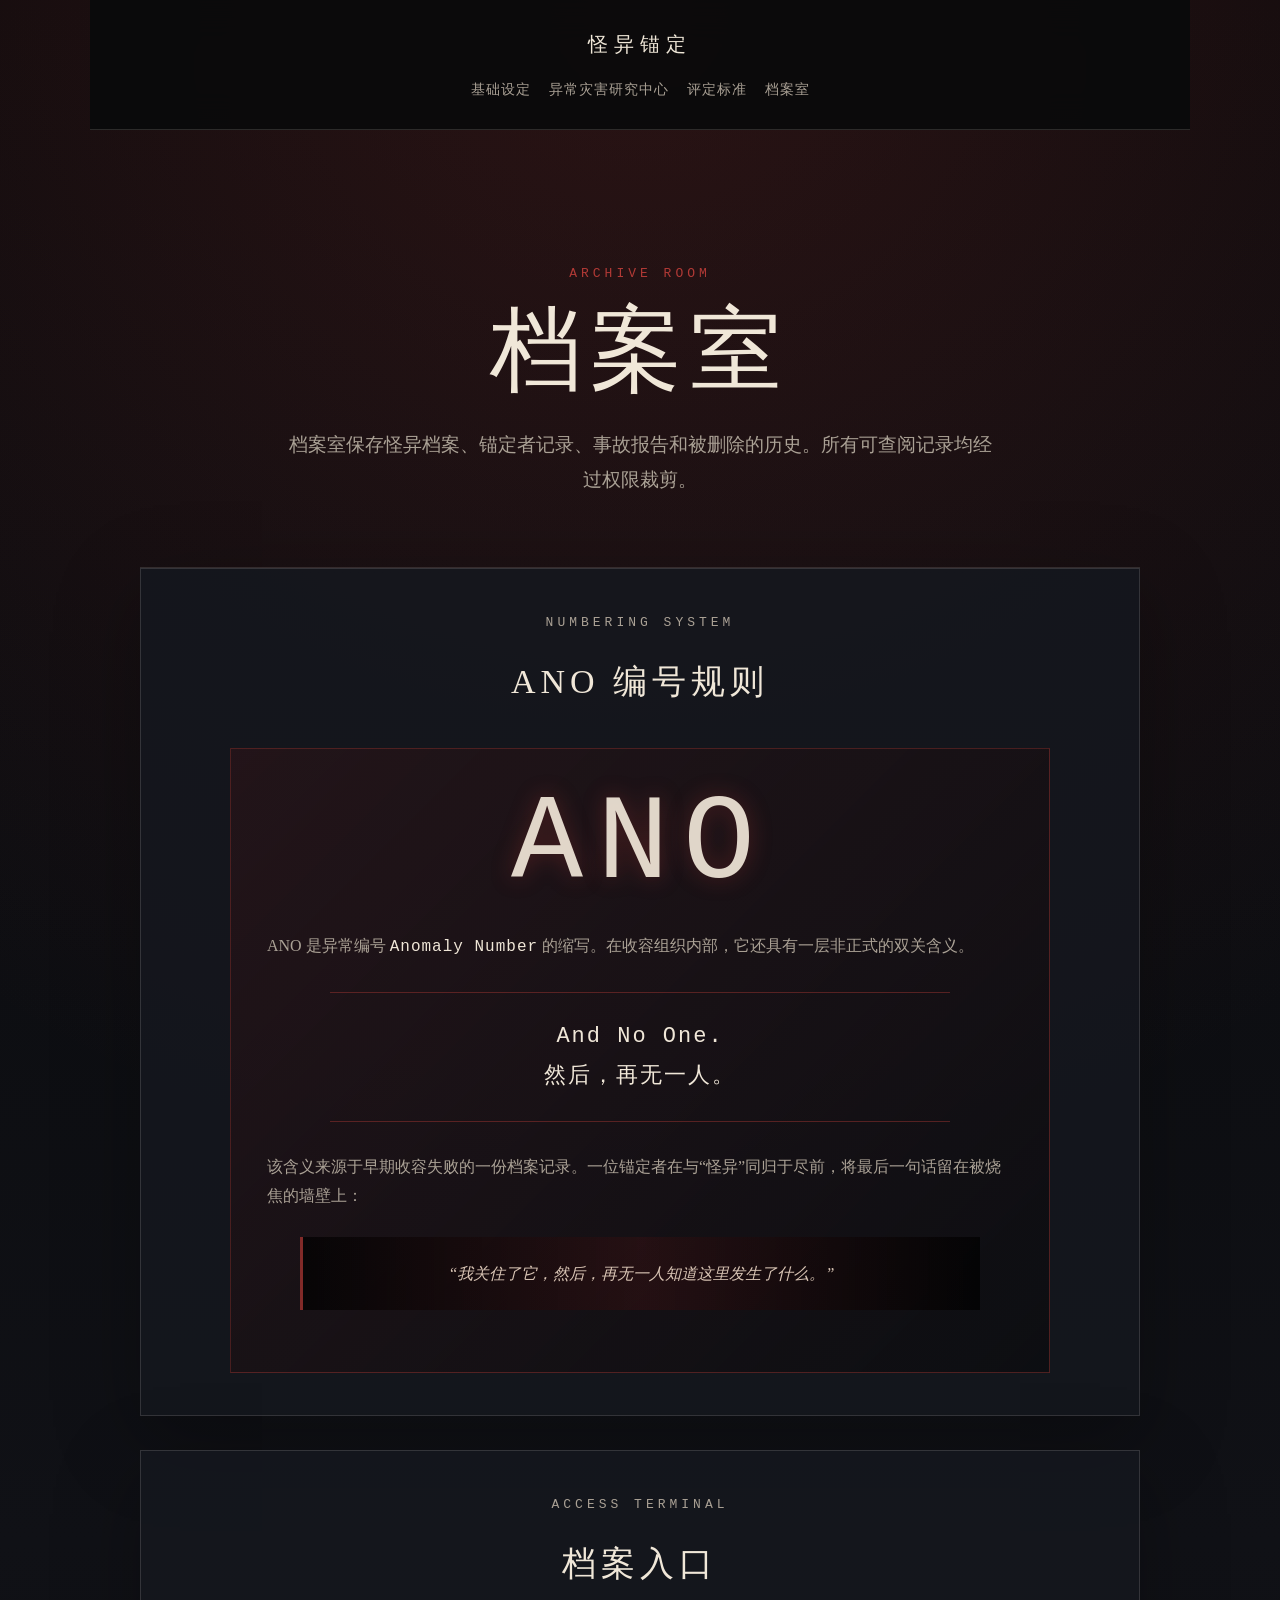
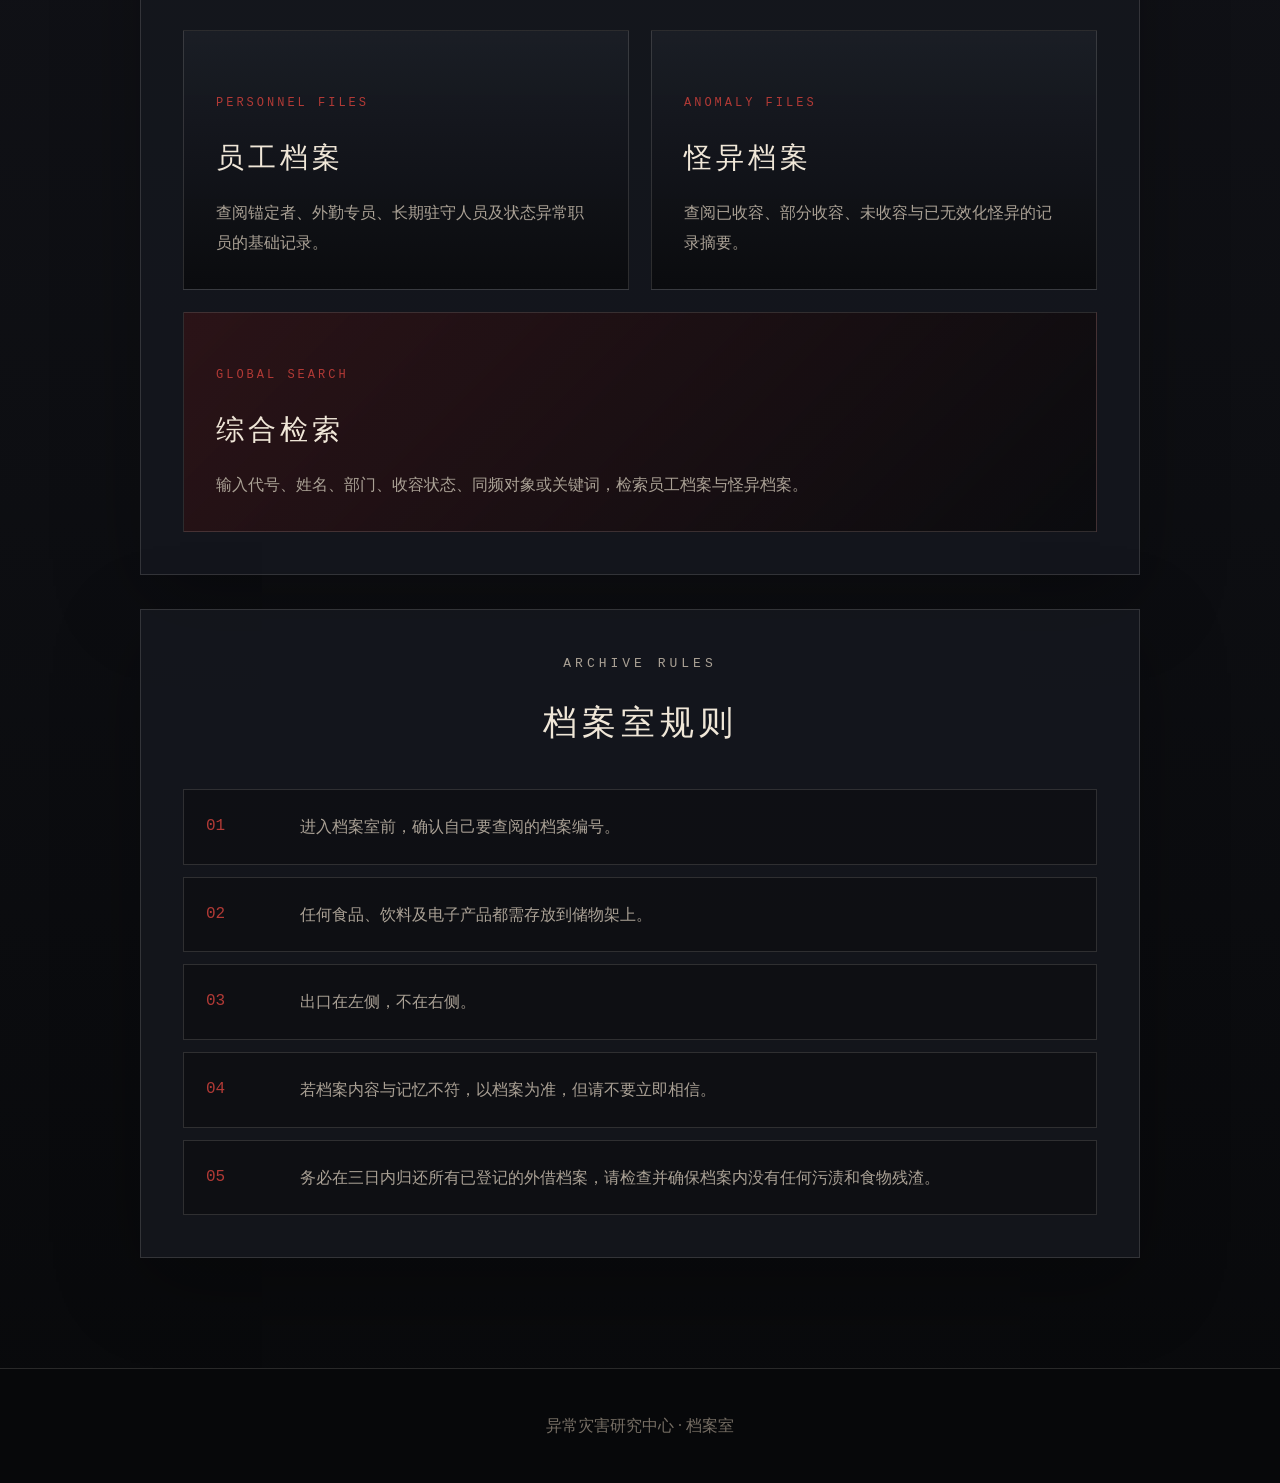
<file: archive.html>
<!DOCTYPE html>
<html lang="zh-CN">
<head>
  <meta charset="UTF-8" />
  <meta name="viewport" content="width=device-width, initial-scale=1.0" />
  <title>档案室</title>
  <link rel="stylesheet" href="./style.css" />
</head>

<body>
  <nav class="top-nav fixed-nav">
    <a class="logo" href="./index.html">怪异锚定</a>

    <div class="nav-links">
      <a href="./index.html">基础设定</a>
      <a href="./center.html">异常灾害研究中心</a>
      <a href="./standards.html">评定标准</a>
      <a href="./archive.html">档案室</a>
    </div>
  </nav>

  <main class="page subpage">
    <section class="page-title">
      <p class="eyebrow">ARCHIVE ROOM</p>
      <h1>档案室</h1>
      <p>
        档案室保存怪异档案、锚定者记录、事故报告和被删除的历史。所有可查阅记录均经过权限裁剪。
      </p>
    </section>

<section class="content-section ano-section">
  <div class="section-heading">
    <p class="eyebrow">NUMBERING SYSTEM</p>
    <h2>ANO 编号规则</h2>
  </div>

  <div class="ano-box">
    <div class="ano-mark">ANO</div>

    <div class="prose">
      <p>
        ANO 是异常编号 <span class="inline-code">Anomaly Number</span> 的缩写。在收容组织内部，它还具有一层非正式的双关含义。
      </p>

      <blockquote>
        And No One.
        <br>
        然后，再无一人。
      </blockquote>

      <p>
        该含义来源于早期收容失败的一份档案记录。一位锚定者在与“怪异”同归于尽前，将最后一句话留在被烧焦的墙壁上：
      </p>

      <p class="burnt-note">
        “我关住了它，然后，再无一人知道这里发生了什么。”
      </p>

  </div>
</section>
    
    <section class="content-section">
      <div class="section-heading">
        <p class="eyebrow">ACCESS TERMINAL</p>
        <h2>档案入口</h2>
      </div>

      <div class="archive-grid">
        <a class="archive-card" href="./search.html?type=staff">
          <span>PERSONNEL FILES</span>
          <h3>员工档案</h3>
          <p>
            查阅锚定者、外勤专员、长期驻守人员及状态异常职员的基础记录。
          </p>
        </a>

        <a class="archive-card" href="./search.html?type=anomaly">
          <span>ANOMALY FILES</span>
          <h3>怪异档案</h3>
          <p>
            查阅已收容、部分收容、未收容与已无效化怪异的记录摘要。
          </p>
        </a>

        <a class="archive-card archive-card-wide" href="./search.html">
          <span>GLOBAL SEARCH</span>
          <h3>综合检索</h3>
          <p>
            输入代号、姓名、部门、收容状态、同频对象或关键词，检索员工档案与怪异档案。
          </p>
        </a>
      </div>
    </section>

    <section class="content-section">
      <div class="section-heading">
        <p class="eyebrow">ARCHIVE RULES</p>
        <h2>档案室规则</h2>
      </div>

      <div class="rule-list">
        <article>
          <span>01</span>
          <p>进入档案室前，确认自己要查阅的档案编号。</p>
        </article>

        <article>
          <span>02</span>
          <p>任何食品、饮料及电子产品都需存放到储物架上。</p>
        </article>

        <article>
          <span>03</span>
          <p>出口在左侧，不在右侧。</p>
        </article>

        <article>
          <span>04</span>
          <p>若档案内容与记忆不符，以档案为准，但请不要立即相信。</p>
        </article>

        <article>
          <span>05</span>
          <p>务必在三日内归还所有已登记的外借档案，请检查并确保档案内没有任何污渍和食物残渣。</p>
        </article>
      </div>
    </section>
  </main>

  <footer class="footer">
    <p>异常灾害研究中心 · 档案室</p>
  </footer>
</body>
</html>
</file>
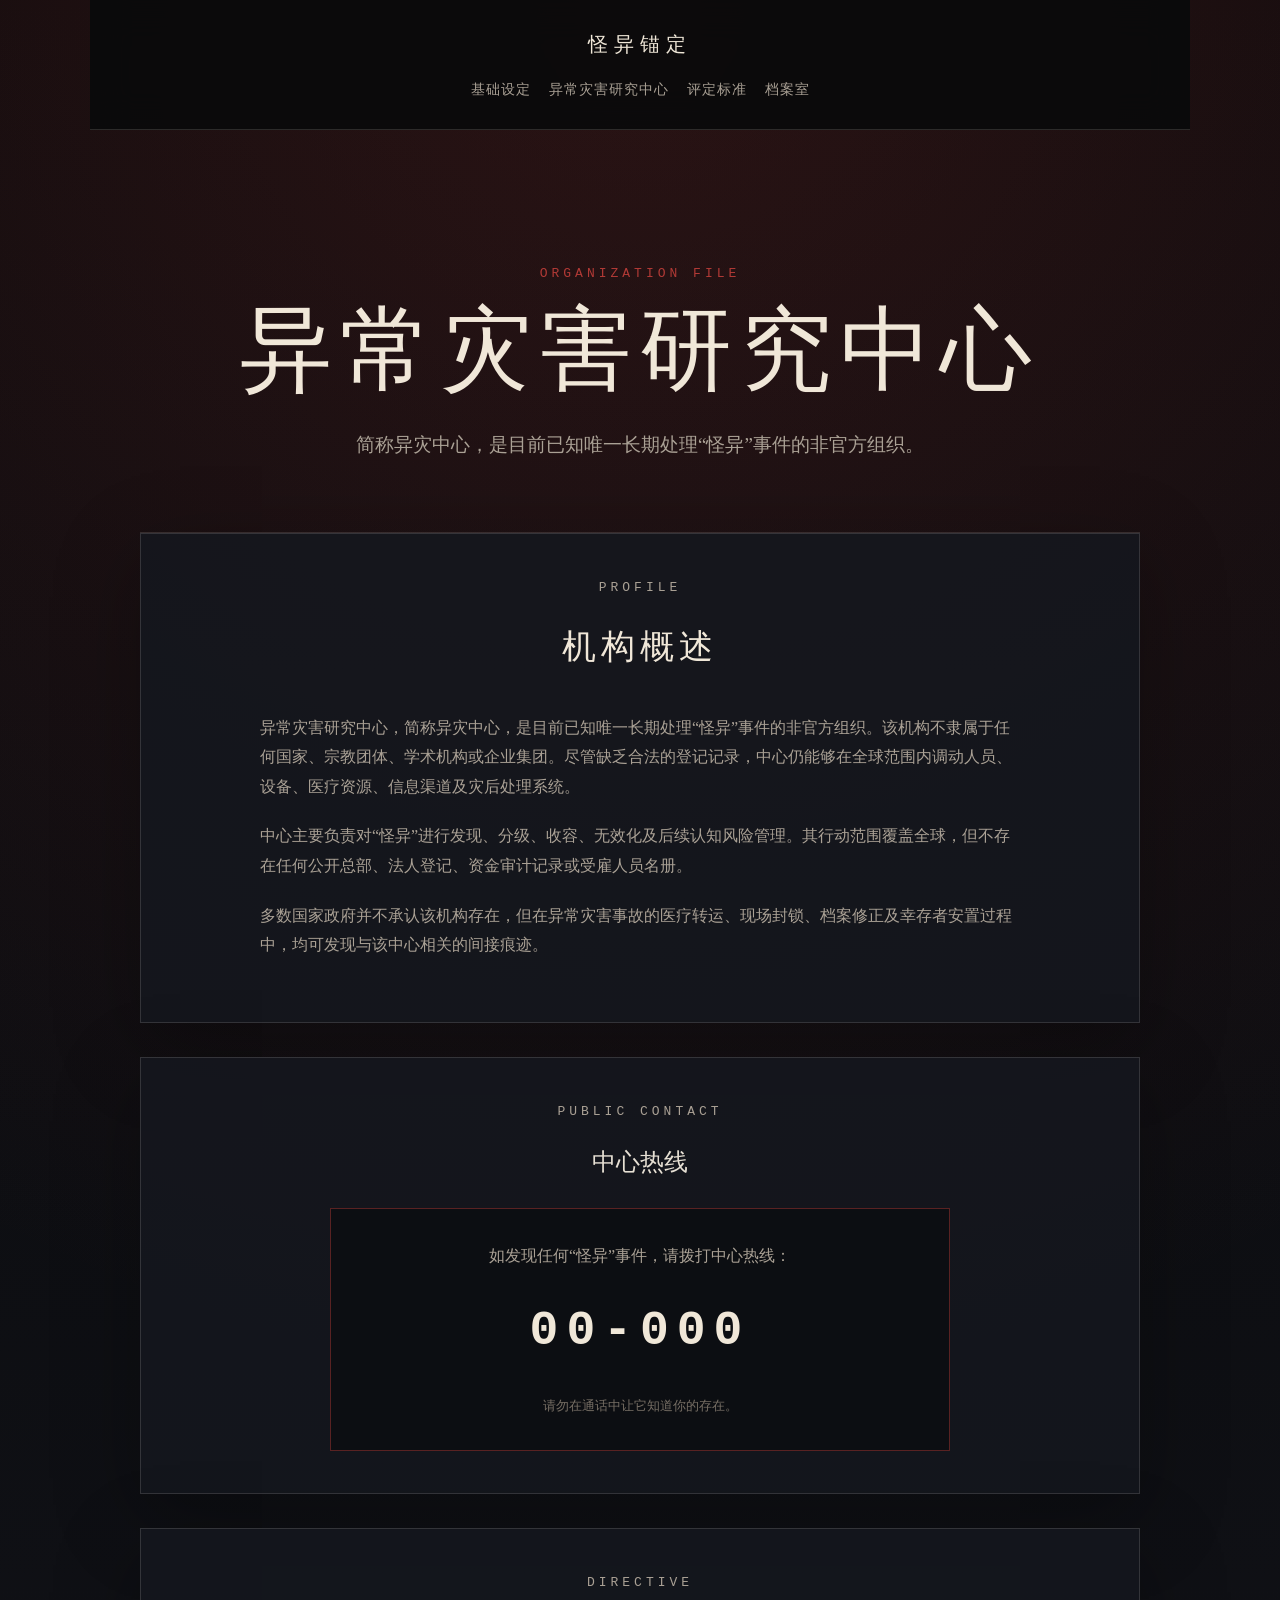
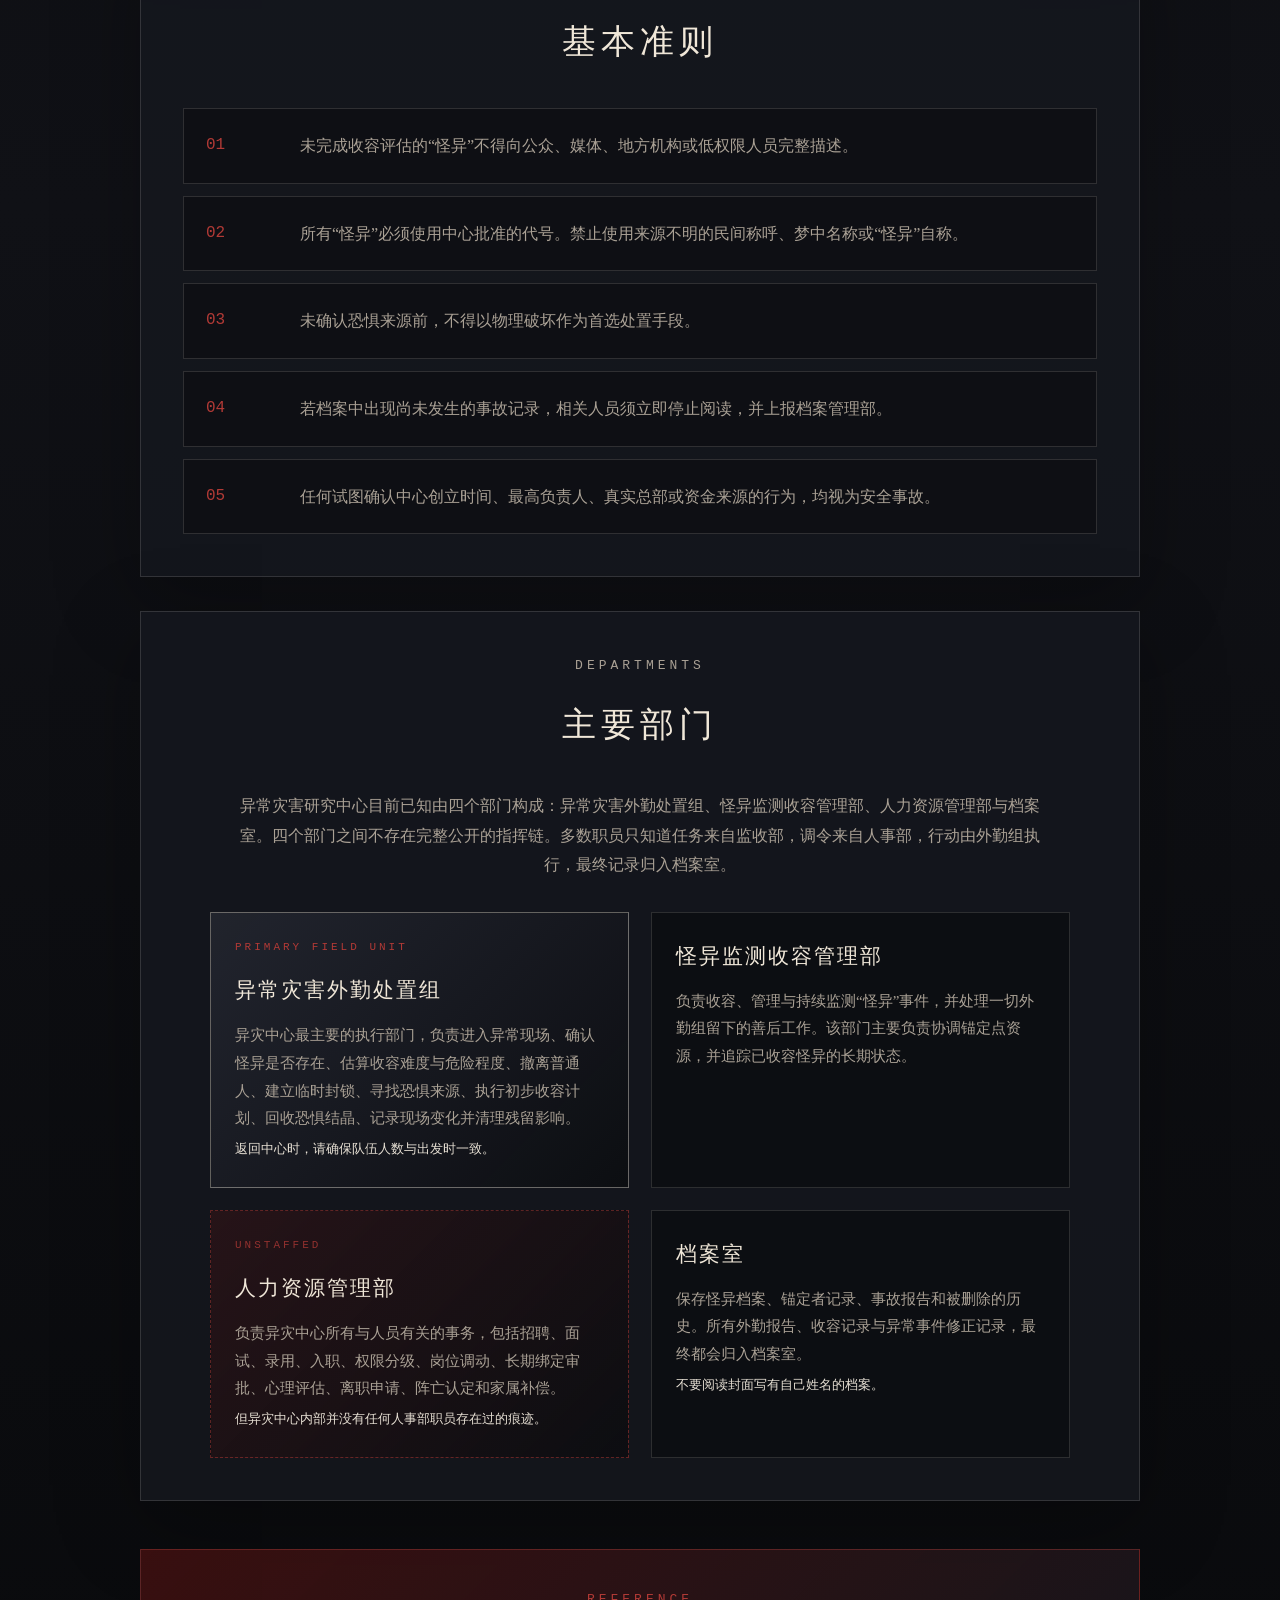
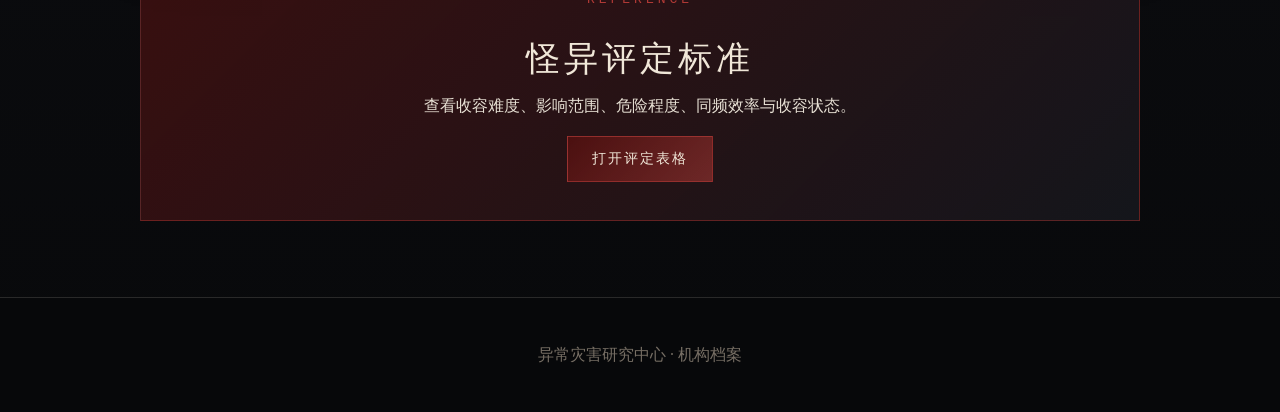
<file: center.html>
<!DOCTYPE html>
<html lang="zh-CN">
<head>
  <meta charset="UTF-8" />
  <meta name="viewport" content="width=device-width, initial-scale=1.0" />
  <title>异常灾害研究中心</title>
  <link rel="stylesheet" href="style.css" />
</head>

<body>
  <nav class="top-nav fixed-nav">
    <a class="logo" href="index.html">怪异锚定</a>
    <div class="nav-links">
      <a href="index.html">基础设定</a>
      <a href="center.html">异常灾害研究中心</a>
      <a href="standards.html">评定标准</a>
      <a href="./archive.html">档案室</a>
    </div>
  </nav>

  <main class="page subpage">
    <section class="page-title">
      <p class="eyebrow">ORGANIZATION FILE</p>
      <h1>异常灾害研究中心</h1>
      <p>
        简称异灾中心，是目前已知唯一长期处理“怪异”事件的非官方组织。
      </p>
    </section>

    <section class="content-section">
      <div class="section-heading">
        <p class="eyebrow">PROFILE</p>
        <h2>机构概述</h2>
      </div>

      <div class="prose">
        <p>异常灾害研究中心，简称异灾中心，是目前已知唯一长期处理“怪异”事件的非官方组织。该机构不隶属于任何国家、宗教团体、学术机构或企业集团。尽管缺乏合法的登记记录，中心仍能够在全球范围内调动人员、设备、医疗资源、信息渠道及灾后处理系统。</p>

        <p>中心主要负责对“怪异”进行发现、分级、收容、无效化及后续认知风险管理。其行动范围覆盖全球，但不存在任何公开总部、法人登记、资金审计记录或受雇人员名册。</p>

        <p>多数国家政府并不承认该机构存在，但在异常灾害事故的医疗转运、现场封锁、档案修正及幸存者安置过程中，均可发现与该中心相关的间接痕迹。</p>
      </div>
    </section>

    <section class="content-section split-section">
      <div>
        <p class="eyebrow">PUBLIC CONTACT</p>
        <h2>中心热线</h2>
      </div>

      <div class="hotline-card">
        <p>如发现任何“怪异”事件，请拨打中心热线：</p>
        <strong>00-000</strong>
        <small>请勿在通话中让它知道你的存在。</small>
      </div>
    </section>

    <section class="content-section">
      <div class="section-heading">
        <p class="eyebrow">DIRECTIVE</p>
        <h2>基本准则</h2>
      </div>

      <div class="rule-list">
        <article>
          <span>01</span>
          <p>未完成收容评估的“怪异”不得向公众、媒体、地方机构或低权限人员完整描述。</p>
        </article>

        <article>
          <span>02</span>
          <p>所有“怪异”必须使用中心批准的代号。禁止使用来源不明的民间称呼、梦中名称或“怪异”自称。</p>
        </article>

        <article>
          <span>03</span>
          <p>未确认恐惧来源前，不得以物理破坏作为首选处置手段。</p>
        </article>

        <article>
          <span>04</span>
          <p>若档案中出现尚未发生的事故记录，相关人员须立即停止阅读，并上报档案管理部。</p>
        </article>

        <article>
          <span>05</span>
          <p>任何试图确认中心创立时间、最高负责人、真实总部或资金来源的行为，均视为安全事故。</p>
        </article>
      </div>
    </section>

    <section class="content-section">
  <div class="section-heading">
    <p class="eyebrow">DEPARTMENTS</p>
    <h2>主要部门</h2>
  </div>

  <div class="department-intro">
    <p>
      异常灾害研究中心目前已知由四个部门构成：异常灾害外勤处置组、怪异监测收容管理部、人力资源管理部与档案室。四个部门之间不存在完整公开的指挥链。多数职员只知道任务来自监收部，调令来自人事部，行动由外勤组执行，最终记录归入档案室。
    </p>
  </div>

  <div class="department-grid">
    <article class="field-department">
      <h3>异常灾害外勤处置组</h3>
      <p>
        异灾中心最主要的执行部门，负责进入异常现场、确认怪异是否存在、估算收容难度与危险程度、撤离普通人、建立临时封锁、寻找恐惧来源、执行初步收容计划、回收恐惧结晶、记录现场变化并清理残留影响。
      </p>
      <small>返回中心时，请确保队伍人数与出发时一致。</small>
    </article>

    <article>
      <h3>怪异监测收容管理部</h3>
      <p>
        负责收容、管理与持续监测“怪异”事件，并处理一切外勤组留下的善后工作。该部门主要负责协调锚定点资源，并追踪已收容怪异的长期状态。
      </p>
    </article>

    <article class="missing-department">
      <h3>人力资源管理部</h3>
      <p>
        负责异灾中心所有与人员有关的事务，包括招聘、面试、录用、入职、权限分级、岗位调动、长期绑定审批、心理评估、离职申请、阵亡认定和家属补偿。
      </p>
      <small>但异灾中心内部并没有任何人事部职员存在过的痕迹。</small>
    </article>

    <article>
      <h3>档案室</h3>
      <p>
        保存怪异档案、锚定者记录、事故报告和被删除的历史。所有外勤报告、收容记录与异常事件修正记录，最终都会归入档案室。
      </p>
      <small>不要阅读封面写有自己姓名的档案。</small>
    </article>
  </div>
</section>

    <section class="link-panel">
      <div>
        <p class="eyebrow">REFERENCE</p>
        <h2>怪异评定标准</h2>
        <p>查看收容难度、影响范围、危险程度、同频效率与收容状态。</p>
      </div>
      <a class="primary-button" href="standards.html">打开评定表格</a>
    </section>
  </main>

  <footer class="footer">
    <p>异常灾害研究中心 · 机构档案</p>
  </footer>
</body>
</html>
</file>
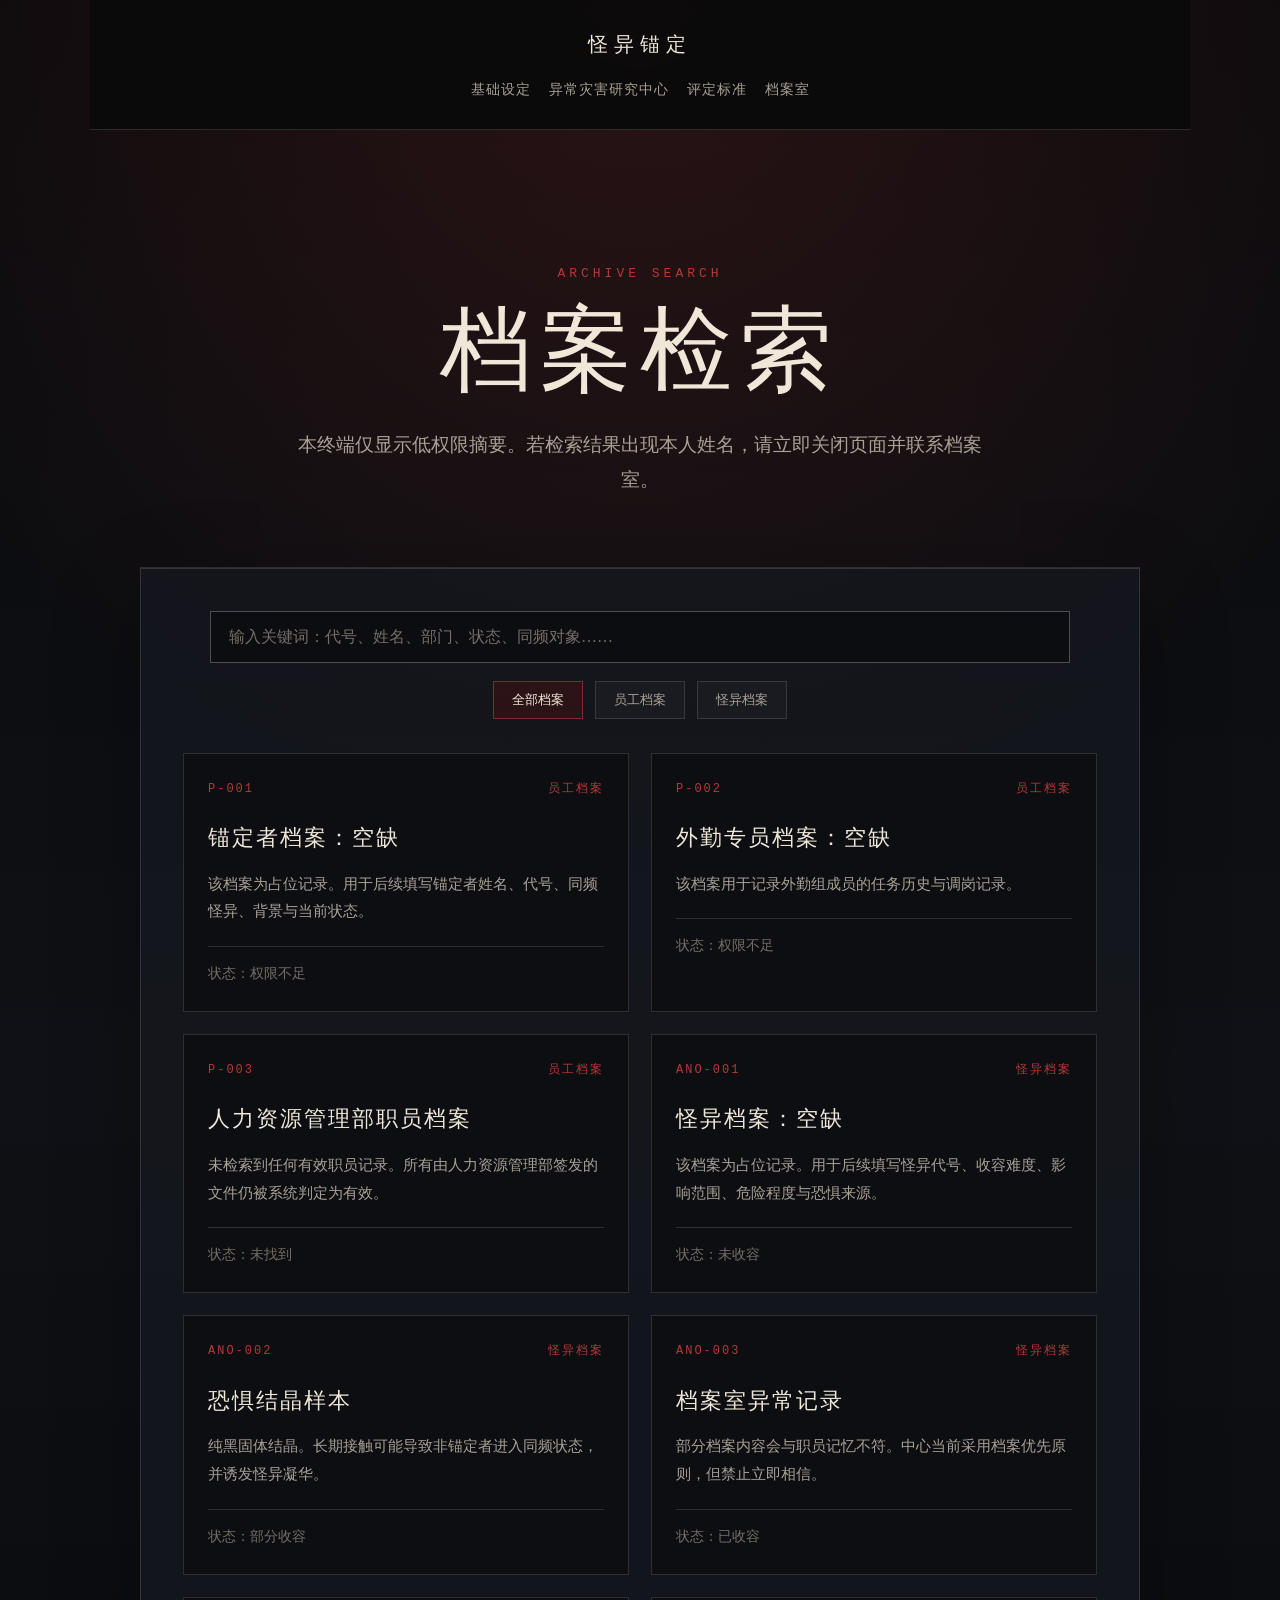
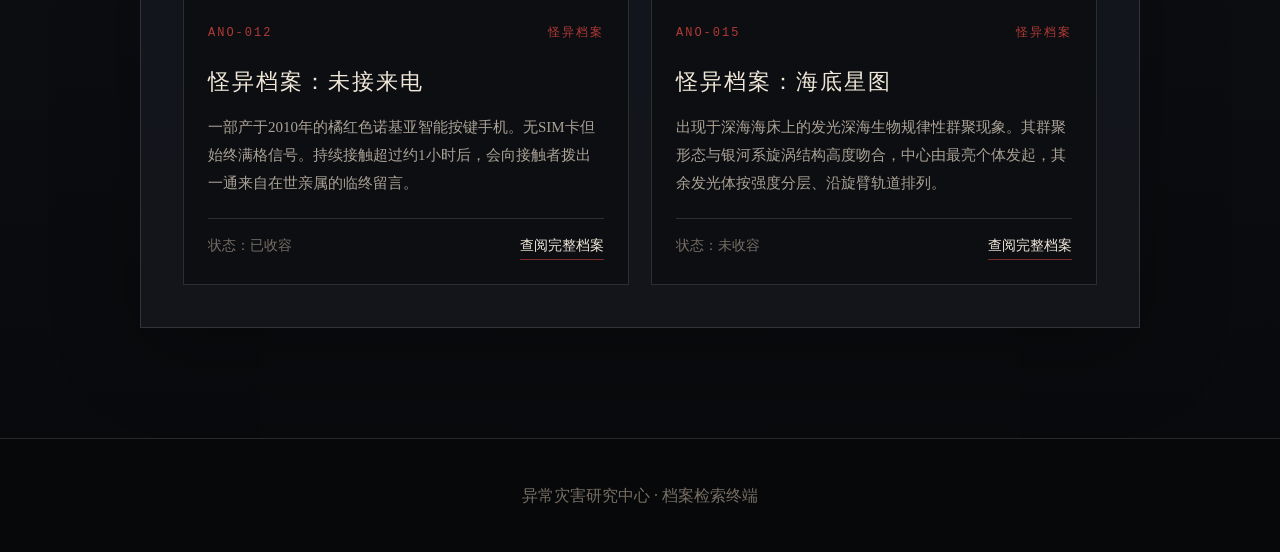
<file: search.html>
<!DOCTYPE html>
<html lang="zh-CN">
<head>
  <meta charset="UTF-8" />
  <meta name="viewport" content="width=device-width, initial-scale=1.0" />
  <title>档案检索</title>
  <link rel="stylesheet" href="./style.css" />
</head>

<body>
  <nav class="top-nav fixed-nav">
    <a class="logo" href="./index.html">怪异锚定</a>

    <div class="nav-links">
      <a href="./index.html">基础设定</a>
      <a href="./center.html">异常灾害研究中心</a>
      <a href="./standards.html">评定标准</a>
      <a href="./archive.html">档案室</a>
    </div>
  </nav>

  <main class="page subpage">
    <section class="page-title">
      <p class="eyebrow">ARCHIVE SEARCH</p>
      <h1>档案检索</h1>
      <p>
        本终端仅显示低权限摘要。若检索结果出现本人姓名，请立即关闭页面并联系档案室。
      </p>
    </section>

    <section class="content-section">
      <div class="search-panel">
        <input
          id="searchInput"
          type="text"
          placeholder="输入关键词：代号、姓名、部门、状态、同频对象……"
        />

        <div class="filter-buttons">
          <button class="filter-button active" data-filter="all">全部档案</button>
          <button class="filter-button" data-filter="staff">员工档案</button>
          <button class="filter-button" data-filter="anomaly">怪异档案</button>
        </div>
      </div>

      <div id="results" class="result-grid"></div>
    </section>
  </main>

  <footer class="footer">
    <p>异常灾害研究中心 · 档案检索终端</p>
  </footer>

  <script>
    const archiveData = [
      {
        type: "staff",
        code: "P-001",
        title: "锚定者档案：空缺",
        status: "权限不足",
        tags: ["锚定者", "外勤组", "同频", "员工档案"],
        description: "该档案为占位记录。用于后续填写锚定者姓名、代号、同频怪异、背景与当前状态。"
      },
      {
        type: "staff",
        code: "P-002",
        title: "外勤专员档案：空缺",
        status: "权限不足",
        tags: ["外勤组", "异常灾害外勤处置组", "员工档案"],
        description: "该档案用于记录外勤组成员的任务历史与调岗记录。"
      },
      {
        type: "staff",
        code: "P-003",
        title: "人力资源管理部职员档案",
        status: "未找到",
        tags: ["人事部", "人力资源管理部", "不存在", "员工档案"],
        description: "未检索到任何有效职员记录。所有由人力资源管理部签发的文件仍被系统判定为有效。"
      },
      {
        type: "anomaly",
        code: "ANO-001",
        title: "怪异档案：空缺",
        status: "未收容",
        tags: ["怪异", "恐惧", "收容", "怪异档案"],
        description: "该档案为占位记录。用于后续填写怪异代号、收容难度、影响范围、危险程度与恐惧来源。"
      },
      {
        type: "anomaly",
        code: "ANO-002",
        title: "恐惧结晶样本",
        status: "部分收容",
        tags: ["恐惧结晶", "同频", "凝华", "怪异档案"],
        description: "纯黑固体结晶。长期接触可能导致非锚定者进入同频状态，并诱发怪异凝华。"
      },
      {
  type: "anomaly",
  code: "ANO-003",
  title: "档案室异常记录",
  status: "已收容",
  tags: ["档案室", "记录", "记忆", "怪异档案"],
  description: "部分档案内容会与职员记忆不符。中心当前采用档案优先原则，但禁止立即相信。"
     },
     {
  type: "anomaly",
  code: "ANO-012",
  title: "怪异档案：未接来电",
  status: "已收容",
  tags: ["ANO-012", "未接来电", "局部", "警戒", "Beta", "低", "静默通讯室", "恐惧结晶", "临终通话", "怪异档案"],
  description: "一部产于2010年的橘红色诺基亚智能按键手机。无SIM卡但始终满格信号。持续接触超过约1小时后，会向接触者拨出一通来自在世亲属的临终留言。",
  link: "./ano-012.html"
      },
      {
  type: "anomaly",
  code: "ANO-015",
  title: "怪异档案：海底星图",
  status: "未收容",
  tags: ["ANO-015", "海底星图", "深海", "银河系", "太平洋", "站点-07", "Omega", "安全", "豁免", "未收容", "生命起源", "宇宙大爆发", "怪异档案"],
  description: "出现于深海海床上的发光深海生物规律性群聚现象。其群聚形态与银河系旋涡结构高度吻合，中心由最亮个体发起，其余发光体按强度分层、沿旋臂轨道排列。",
  link: "./ano-015.html"
      },
    ];

    const results = document.getElementById("results");
    const searchInput = document.getElementById("searchInput");
    const filterButtons = document.querySelectorAll(".filter-button");

    let currentFilter = "all";

    const params = new URLSearchParams(window.location.search);
    const typeParam = params.get("type");

    if (typeParam === "staff" || typeParam === "anomaly") {
      currentFilter = typeParam;
      filterButtons.forEach(button => {
        button.classList.toggle("active", button.dataset.filter === currentFilter);
      });
    }

    function renderResults() {
      const keyword = searchInput.value.trim().toLowerCase();

      const filtered = archiveData.filter(item => {
        const matchesType = currentFilter === "all" || item.type === currentFilter;

        const searchableText = [
          item.code,
          item.title,
          item.status,
          item.description,
          ...item.tags
        ].join(" ").toLowerCase();

        const matchesKeyword = searchableText.includes(keyword);

        return matchesType && matchesKeyword;
      });

      results.innerHTML = "";

      if (filtered.length === 0) {
        results.innerHTML = `
          <div class="empty-state">
            <p class="empty-label">NO RECORD FOUND</p>
            <h3>未检索到可访问档案</h3>
            <p>该结果不存在，或你的权限不足以确认其存在。</p>
          </div>
        `;
        return;
      }

      filtered.forEach(item => {
        const card = document.createElement("article");
        card.className = "result-card";

        card.innerHTML = `
  <div class="result-meta">
    <span>${item.code}</span>
    <span>${item.type === "staff" ? "员工档案" : "怪异档案"}</span>
  </div>
  <h3>${item.title}</h3>
  <p>${item.description}</p>
  <div class="result-footer">
    <span>状态：${item.status}</span>
    ${item.link ? `<a href="${item.link}">查阅完整档案</a>` : ""}
  </div>
`;

        results.appendChild(card);
      });
    }

    filterButtons.forEach(button => {
      button.addEventListener("click", () => {
        currentFilter = button.dataset.filter;

        filterButtons.forEach(btn => btn.classList.remove("active"));
        button.classList.add("active");

        renderResults();
      });
    });

    searchInput.addEventListener("input", renderResults);

    renderResults();
  </script>
</body>
</html>
</file>
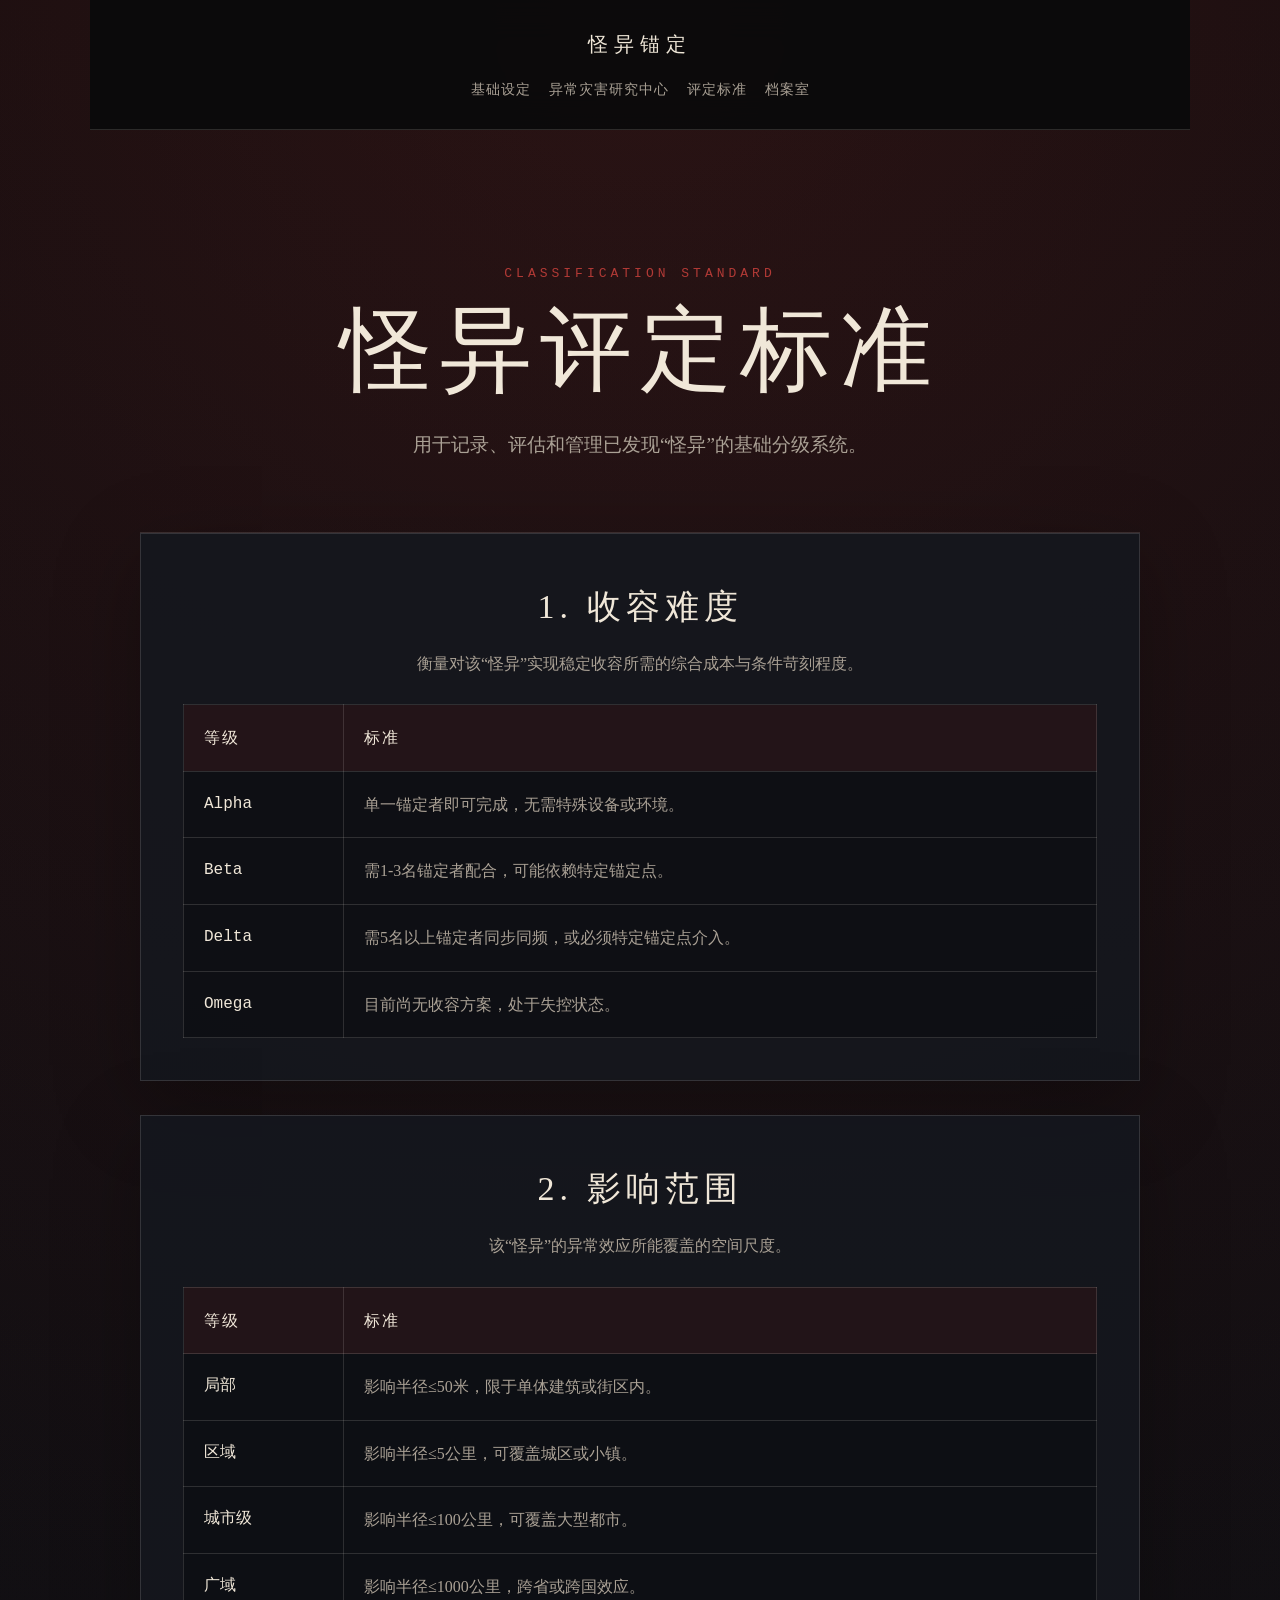
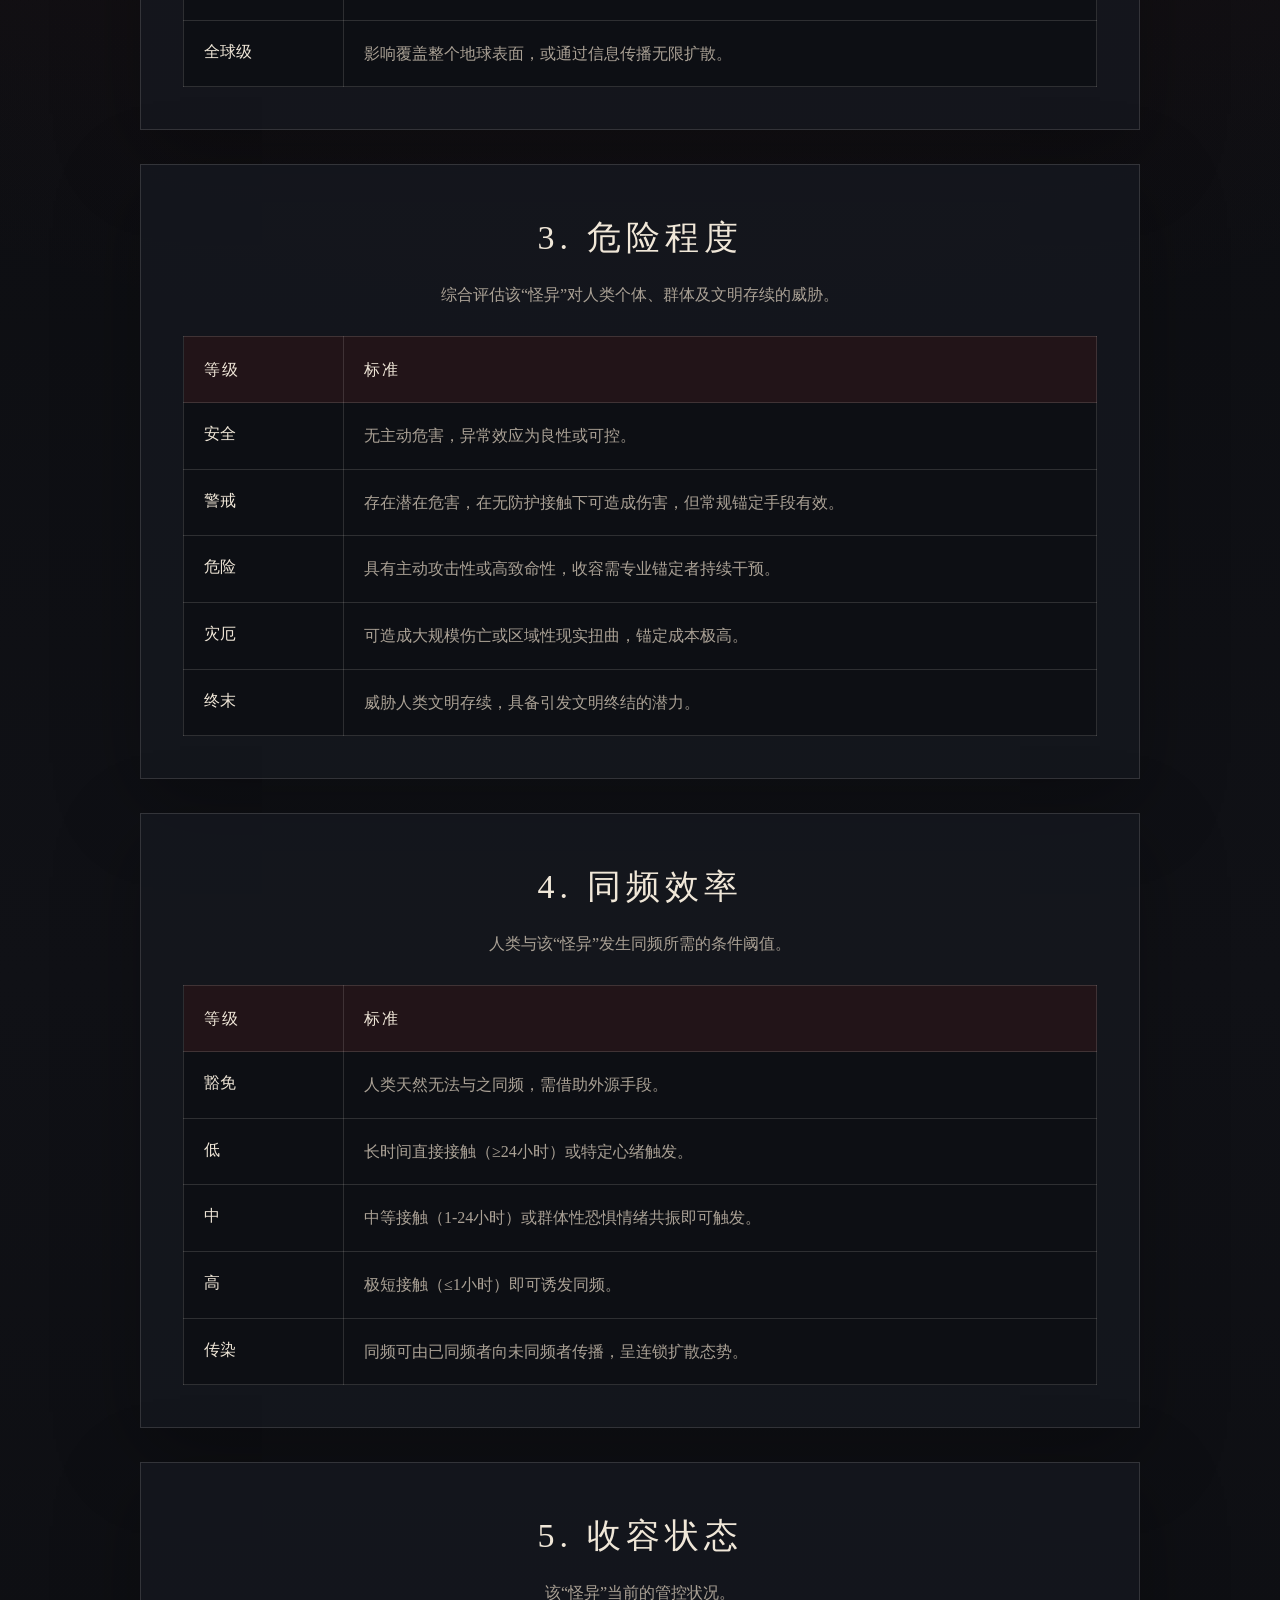
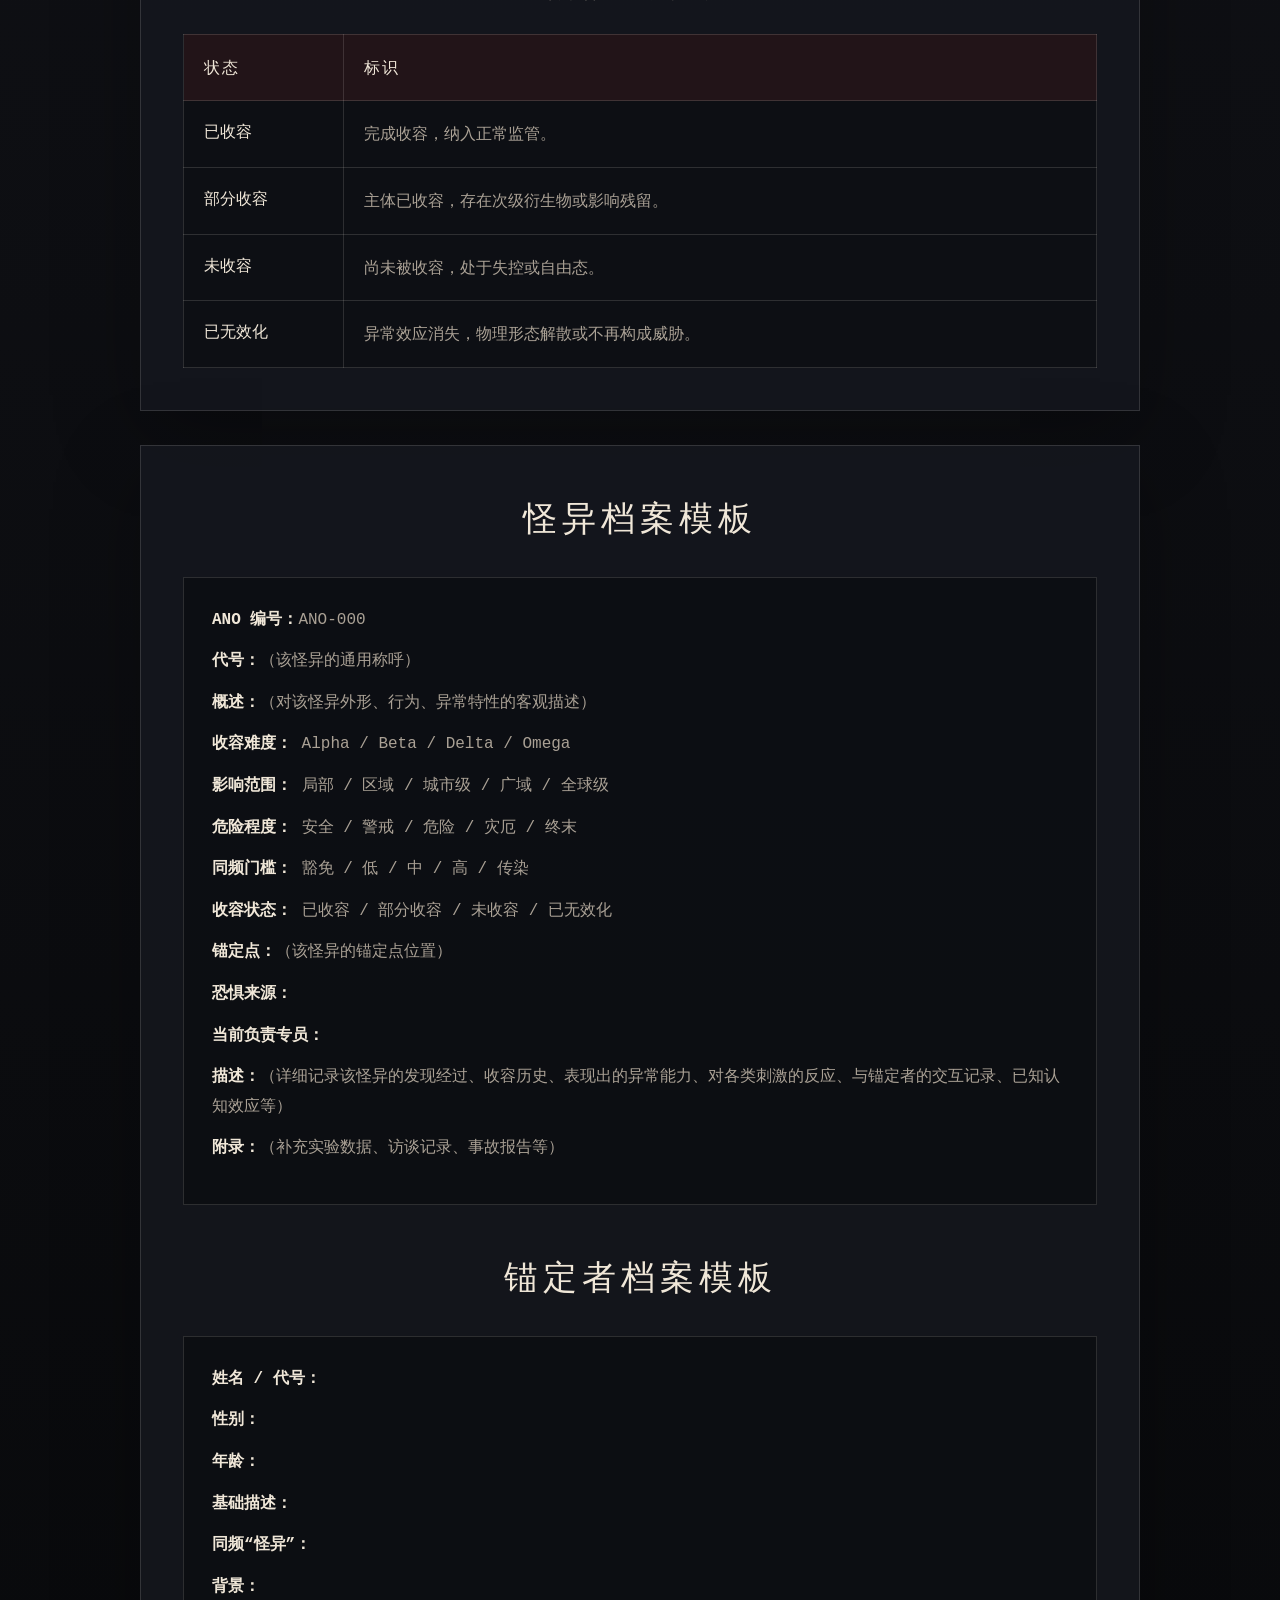
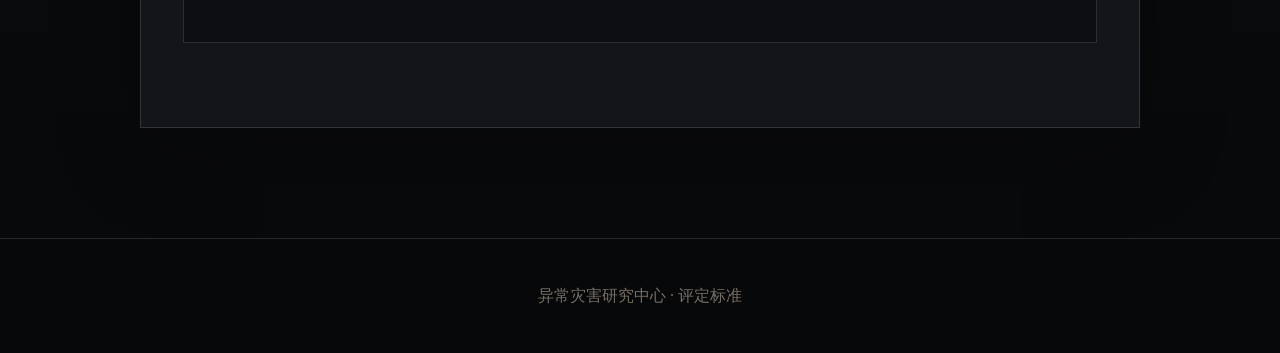
<file: standards.html>
<!DOCTYPE html>
<html lang="zh-CN">
<head>
  <meta charset="UTF-8" />
  <meta name="viewport" content="width=device-width, initial-scale=1.0" />
  <title>怪异评定标准</title>
  <link rel="stylesheet" href="style.css" />
</head>

<body>
  <nav class="top-nav fixed-nav">
    <a class="logo" href="index.html">怪异锚定</a>
    <div class="nav-links">
      <a href="index.html">基础设定</a>
      <a href="center.html">异常灾害研究中心</a>
      <a href="standards.html">评定标准</a>
      <a href="./archive.html">档案室</a>
    </div>
  </nav>

  <main class="page subpage">
    <section class="page-title">
      <p class="eyebrow">CLASSIFICATION STANDARD</p>
      <h1>怪异评定标准</h1>
      <p>
        用于记录、评估和管理已发现“怪异”的基础分级系统。
      </p>
    </section>

    <section class="content-section">
      <h2>1. 收容难度</h2>
      <p class="table-note">衡量对该“怪异”实现稳定收容所需的综合成本与条件苛刻程度。</p>

      <table>
        <thead>
          <tr>
            <th>等级</th>
            <th>标准</th>
          </tr>
        </thead>
        <tbody>
          <tr>
            <td>Alpha</td>
            <td>单一锚定者即可完成，无需特殊设备或环境。</td>
          </tr>
          <tr>
            <td>Beta</td>
            <td>需1-3名锚定者配合，可能依赖特定锚定点。</td>
          </tr>
          <tr>
            <td>Delta</td>
            <td>需5名以上锚定者同步同频，或必须特定锚定点介入。</td>
          </tr>
          <tr>
            <td>Omega</td>
            <td>目前尚无收容方案，处于失控状态。</td>
          </tr>
        </tbody>
      </table>
    </section>

    <section class="content-section">
      <h2>2. 影响范围</h2>
      <p class="table-note">该“怪异”的异常效应所能覆盖的空间尺度。</p>

      <table>
        <thead>
          <tr>
            <th>等级</th>
            <th>标准</th>
          </tr>
        </thead>
        <tbody>
          <tr>
            <td>局部</td>
            <td>影响半径≤50米，限于单体建筑或街区内。</td>
          </tr>
          <tr>
            <td>区域</td>
            <td>影响半径≤5公里，可覆盖城区或小镇。</td>
          </tr>
          <tr>
            <td>城市级</td>
            <td>影响半径≤100公里，可覆盖大型都市。</td>
          </tr>
          <tr>
            <td>广域</td>
            <td>影响半径≤1000公里，跨省或跨国效应。</td>
          </tr>
          <tr>
            <td>全球级</td>
            <td>影响覆盖整个地球表面，或通过信息传播无限扩散。</td>
          </tr>
        </tbody>
      </table>
    </section>

    <section class="content-section">
      <h2>3. 危险程度</h2>
      <p class="table-note">综合评估该“怪异”对人类个体、群体及文明存续的威胁。</p>

      <table>
        <thead>
          <tr>
            <th>等级</th>
            <th>标准</th>
          </tr>
        </thead>
        <tbody>
          <tr>
            <td>安全</td>
            <td>无主动危害，异常效应为良性或可控。</td>
          </tr>
          <tr>
            <td>警戒</td>
            <td>存在潜在危害，在无防护接触下可造成伤害，但常规锚定手段有效。</td>
          </tr>
          <tr>
            <td>危险</td>
            <td>具有主动攻击性或高致命性，收容需专业锚定者持续干预。</td>
          </tr>
          <tr>
            <td>灾厄</td>
            <td>可造成大规模伤亡或区域性现实扭曲，锚定成本极高。</td>
          </tr>
          <tr>
            <td>终末</td>
            <td>威胁人类文明存续，具备引发文明终结的潜力。</td>
          </tr>
        </tbody>
      </table>
    </section>

    <section class="content-section">
      <h2>4. 同频效率</h2>
      <p class="table-note">人类与该“怪异”发生同频所需的条件阈值。</p>

      <table>
        <thead>
          <tr>
            <th>等级</th>
            <th>标准</th>
          </tr>
        </thead>
        <tbody>
          <tr>
            <td>豁免</td>
            <td>人类天然无法与之同频，需借助外源手段。</td>
          </tr>
          <tr>
            <td>低</td>
            <td>长时间直接接触（≥24小时）或特定心绪触发。</td>
          </tr>
          <tr>
            <td>中</td>
            <td>中等接触（1-24小时）或群体性恐惧情绪共振即可触发。</td>
          </tr>
          <tr>
            <td>高</td>
            <td>极短接触（≤1小时）即可诱发同频。</td>
          </tr>
          <tr>
            <td>传染</td>
            <td>同频可由已同频者向未同频者传播，呈连锁扩散态势。</td>
          </tr>
        </tbody>
      </table>
    </section>

    <section class="content-section">
      <h2>5. 收容状态</h2>
      <p class="table-note">该“怪异”当前的管控状况。</p>

      <table>
        <thead>
          <tr>
            <th>状态</th>
            <th>标识</th>
          </tr>
        </thead>
        <tbody>
          <tr>
            <td>已收容</td>
            <td>完成收容，纳入正常监管。</td>
          </tr>
          <tr>
            <td>部分收容</td>
            <td>主体已收容，存在次级衍生物或影响残留。</td>
          </tr>
          <tr>
            <td>未收容</td>
            <td>尚未被收容，处于失控或自由态。</td>
          </tr>
          <tr>
            <td>已无效化</td>
            <td>异常效应消失，物理形态解散或不再构成威胁。</td>
          </tr>
        </tbody>
      </table>
    </section>

    <section class="content-section">
      <h2>怪异档案模板</h2>

      <div class="template-box">
        <p><strong>ANO 编号：</strong>ANO-000</p>
        <p><strong>代号：</strong>（该怪异的通用称呼）</p>
        <p><strong>概述：</strong>（对该怪异外形、行为、异常特性的客观描述）</p>
        <p><strong>收容难度：</strong> Alpha / Beta / Delta / Omega</p>
        <p><strong>影响范围：</strong> 局部 / 区域 / 城市级 / 广域 / 全球级</p>
        <p><strong>危险程度：</strong> 安全 / 警戒 / 危险 / 灾厄 / 终末</p>
        <p><strong>同频门槛：</strong> 豁免 / 低 / 中 / 高 / 传染</p>
        <p><strong>收容状态：</strong> 已收容 / 部分收容 / 未收容 / 已无效化</p>
        <p><strong>锚定点：</strong>（该怪异的锚定点位置）</p>
        <p><strong>恐惧来源：</strong></p>
        <p><strong>当前负责专员：</strong></p>
        <p><strong>描述：</strong>（详细记录该怪异的发现经过、收容历史、表现出的异常能力、对各类刺激的反应、与锚定者的交互记录、已知认知效应等）</p>
        <p><strong>附录：</strong>（补充实验数据、访谈记录、事故报告等）</p>
      </div>

      <h2>锚定者档案模板</h2>

      <div class="template-box">
        <p><strong>姓名 / 代号：</strong></p>
        <p><strong>性别：</strong></p>
        <p><strong>年龄：</strong></p>
        <p><strong>基础描述：</strong></p>
        <p><strong>同频“怪异”：</strong></p>
        <p><strong>背景：</strong></p>
      </div>
    </section>
  </main>

  <footer class="footer">
    <p>异常灾害研究中心 · 评定标准</p>
  </footer>
</body>
</html>
</file>
<file: style.css>
:root {
  --bg: #090a0c;
  --panel: rgba(21, 23, 29, 0.9);
  --panel-dark: rgba(10, 11, 14, 0.68);
  --line: rgba(219, 213, 202, 0.16);
  --line-strong: rgba(219, 213, 202, 0.32);
  --text: #e7e0d4;
  --muted: #aaa195;
  --faint: #766e64;
  --paper: #f0e7d8;
  --accent: #b23a36;
  --accent-dark: #4b1010;
}

* {
  box-sizing: border-box;
}

html {
  scroll-behavior: smooth;
}

body {
  margin: 0;
  color: var(--text);
  background:
    radial-gradient(circle at 50% 0%, rgba(178, 58, 54, 0.2), transparent 38%),
    linear-gradient(180deg, #08090b 0%, #101116 50%, #08090b 100%);
  font-family: "Noto Serif SC", "Source Han Serif SC", "Songti SC", "SimSun", serif;
  line-height: 1.85;
  overflow-x: hidden;
}

body::before {
  content: "";
  position: fixed;
  inset: 0;
  pointer-events: none;
  opacity: 0.055;
  background-image:
    linear-gradient(rgba(255,255,255,0.06) 1px, transparent 1px),
    linear-gradient(90deg, rgba(255,255,255,0.06) 1px, transparent 1px);
  background-size: 36px 36px;
}

a,
a:visited {
  color: inherit;
  text-decoration: none;
}

p {
  margin-top: 0;
}

h1,
h2,
h3 {
  margin: 0;
  font-weight: 500;
}

/* Navigation */

.top-nav {
  width: min(1100px, calc(100% - 40px));
  margin: 0 auto;
  padding: 26px 0;
  display: flex;
  flex-direction: column;
  align-items: center;
  gap: 14px;
  text-align: center;
}

.fixed-nav {
  position: sticky;
  top: 0;
  z-index: 50;
  background: rgba(9, 10, 12, 0.9);
  backdrop-filter: blur(18px);
  border-bottom: 1px solid var(--line);
}

.logo {
  color: var(--paper);
  font-size: 20px;
  letter-spacing: 6px;
}

.nav-links {
  display: flex;
  justify-content: center;
  flex-wrap: wrap;
  gap: 18px;
}

.nav-links a {
  color: var(--muted);
  font-size: 14px;
  letter-spacing: 1px;
}

.nav-links a:hover {
  color: var(--paper);
}

/* Hero */

.hero {
  min-height: 100vh;
  display: flex;
  flex-direction: column;
  background:
    linear-gradient(180deg, rgba(9,10,12,0.86), rgba(9,10,12,0.96)),
    radial-gradient(circle at 50% 42%, rgba(178,58,54,0.28), transparent 36%);
}

.hero-content {
  flex: 1;
  width: min(900px, calc(100% - 40px));
  margin: 0 auto;
  padding: 90px 0 120px;
  display: flex;
  flex-direction: column;
  justify-content: center;
  align-items: center;
  text-align: center;
}

.eyebrow {
  margin: 0 0 16px;
  color: var(--accent);
  font-family: "Courier New", monospace;
  font-size: 13px;
  letter-spacing: 4px;
  text-transform: uppercase;
}

.hero h1 {
  color: var(--paper);
  font-size: clamp(60px, 11vw, 124px);
  line-height: 1;
  letter-spacing: 12px;
  text-align: center;
}

.hero-text {
  max-width: 760px;
  margin: 34px auto 0;
  color: var(--muted);
  font-size: 20px;
  line-height: 1.9;
  text-align: center;
}

.hero-actions {
  margin-top: 46px;
  display: flex;
  justify-content: center;
  flex-wrap: wrap;
  gap: 16px;
}

/* Buttons */

.primary-button,
.secondary-button {
  min-height: 46px;
  padding: 0 24px;
  display: inline-flex;
  align-items: center;
  justify-content: center;
  color: var(--paper);
  border: 1px solid var(--line-strong);
  font-size: 14px;
  letter-spacing: 2px;
  transition: 0.18s ease;
}

.primary-button {
  background: linear-gradient(135deg, var(--accent-dark), rgba(178, 58, 54, 0.52));
  border-color: rgba(178, 58, 54, 0.65);
}

.secondary-button {
  background: rgba(255, 255, 255, 0.025);
}

.primary-button:hover,
.secondary-button:hover {
  transform: translateY(-1px);
  border-color: rgba(240, 231, 216, 0.55);
}

/* Layout */

.page {
  width: min(1000px, calc(100% - 40px));
  margin: 0 auto;
  padding: 76px 0;
}

.subpage {
  padding-top: 72px;
}

.page-title {
  padding: 60px 0 70px;
  text-align: center;
  border-bottom: 1px solid var(--line);
}

.page-title h1 {
  color: var(--paper);
  font-size: clamp(44px, 8vw, 92px);
  line-height: 1.05;
  letter-spacing: 8px;
}

.page-title p:last-child {
  max-width: 720px;
  margin: 28px auto 0;
  color: var(--muted);
  font-size: 19px;
}

.content-section {
  margin-bottom: 34px;
  padding: 42px;
  background: var(--panel);
  border: 1px solid var(--line);
  box-shadow: 0 24px 80px rgba(0, 0, 0, 0.28);
}

.section-heading {
  margin-bottom: 34px;
  text-align: center;
}

.section-heading h2,
.content-section > h2 {
  color: var(--paper);
  font-size: 34px;
  letter-spacing: 5px;
  text-align: center;
}

.prose {
  max-width: 760px;
  margin: 0 auto;
}

.prose p,
.content-section p {
  color: var(--muted);
}

.prose p {
  margin-bottom: 20px;
}

/* Cards and grids */

.intro-grid,
.risk-grid,
.department-grid,
.archive-grid,
.result-grid {
  display: grid;
  gap: 22px;
}

.intro-grid {
  grid-template-columns: repeat(3, 1fr);
  margin-bottom: 64px;
}

.risk-grid,
.department-grid {
  width: 100%;
  max-width: 860px;
  margin: 30px auto 0;
  grid-template-columns: repeat(2, 1fr);
}

.archive-grid,
.result-grid {
  grid-template-columns: repeat(2, 1fr);
}

.intro-card,
.risk-grid article,
.department-grid article,
.result-card {
  background: var(--panel-dark);
  border: 1px solid var(--line);
}

.intro-card {
  min-height: 260px;
  padding: 34px 28px;
  text-align: center;
  background: linear-gradient(180deg, rgba(27, 30, 38, 0.95), rgba(13, 14, 18, 0.95));
}

.intro-card span,
.archive-card span,
.result-meta,
.field-department::before,
.missing-department::before,
.archive-sheet-kicker,
.record-label,
.empty-label {
  color: var(--accent);
  font-family: "Courier New", monospace;
}

.intro-card span {
  font-size: 13px;
}

.intro-card h2 {
  margin-top: 42px;
  color: var(--paper);
  font-size: 28px;
  letter-spacing: 4px;
}

.intro-card p {
  margin: 18px 0 0;
  color: var(--muted);
  text-align: left;
}

.risk-grid article,
.department-grid article,
.result-card {
  padding: 24px;
}

.risk-grid h3,
.department-grid h3,
.result-card h3 {
  margin-bottom: 12px;
  color: var(--paper);
  letter-spacing: 2px;
}

.risk-grid h3,
.department-grid h3 {
  font-size: 21px;
}

.result-card h3 {
  font-size: 22px;
}

.risk-grid p,
.department-grid p,
.result-card p {
  margin: 0;
  color: var(--muted);
  font-size: 15px;
}

/* Departments */

.department-intro {
  max-width: 820px;
  margin: 0 auto 32px;
  text-align: center;
}

.field-department {
  border-color: rgba(240, 231, 216, 0.38) !important;
  background: linear-gradient(135deg, rgba(34, 37, 46, 0.95), rgba(12, 13, 17, 0.92)) !important;
}

.field-department::before {
  content: "PRIMARY FIELD UNIT";
  display: block;
  margin-bottom: 14px;
  font-size: 11px;
  letter-spacing: 3px;
}

.missing-department {
  border-style: dashed !important;
  border-color: rgba(178, 58, 54, 0.48) !important;
  background: linear-gradient(135deg, rgba(75, 16, 16, 0.34), rgba(10, 11, 14, 0.76)) !important;
}

.missing-department::before {
  content: "UNSTAFFED";
  display: block;
  margin-bottom: 14px;
  color: rgba(178, 58, 54, 0.78);
  font-size: 11px;
  letter-spacing: 3px;
}

/* Rules, empty state, hotline */

.rule-list {
  display: grid;
  gap: 12px;
}

.rule-list article {
  padding: 22px;
  display: grid;
  grid-template-columns: 70px 1fr;
  gap: 24px;
  background: rgba(10, 11, 14, 0.54);
  border: 1px solid var(--line);
}

.rule-list span {
  color: var(--accent);
  font-family: "Courier New", monospace;
}

.rule-list p {
  margin: 0;
}

.empty-state {
  max-width: 820px;
  margin: 0 auto;
  padding: 36px;
  text-align: center;
  background: linear-gradient(135deg, rgba(10, 11, 14, 0.76), rgba(27, 30, 38, 0.7));
  border: 1px dashed rgba(216, 208, 192, 0.28);
}

.empty-label {
  margin: 0 0 12px;
  font-size: 13px;
  letter-spacing: 4px;
}

.empty-state h3 {
  margin: 0 0 18px;
  color: var(--paper);
  font-size: 26px;
  letter-spacing: 3px;
}

.empty-state p {
  max-width: 760px;
  margin: 0 auto 14px;
}

.split-section {
  display: block;
  text-align: center;
}

.hotline-card {
  max-width: 620px;
  margin: 24px auto 0;
  padding: 32px;
  text-align: center;
  background: var(--panel-dark);
  border: 1px solid rgba(178, 58, 54, 0.46);
}

.hotline-card strong {
  display: block;
  color: var(--paper);
  font-family: "Courier New", monospace;
  font-size: 48px;
  letter-spacing: 8px;
}

.hotline-card small {
  display: block;
  margin-top: 18px;
  color: var(--faint);
}

/* Link panel */

.link-panel {
  margin-top: 48px;
  padding: 38px 42px;
  display: flex;
  flex-direction: column;
  align-items: center;
  text-align: center;
  background: linear-gradient(135deg, rgba(75, 16, 16, 0.72), rgba(21, 23, 29, 0.9));
  border: 1px solid rgba(178, 58, 54, 0.42);
}

.link-panel h2 {
  color: var(--paper);
  font-size: 34px;
  letter-spacing: 4px;
}

/* Tables and templates */

.table-note {
  margin-top: 10px;
  color: var(--muted);
  text-align: center;
}

table {
  width: 100%;
  margin-top: 26px;
  border-collapse: collapse;
  background: rgba(10, 11, 14, 0.58);
}

th,
td {
  padding: 18px 20px;
  border: 1px solid var(--line);
  text-align: left;
  vertical-align: top;
}

th {
  color: var(--paper);
  background: rgba(178, 58, 54, 0.13);
  font-weight: 500;
  letter-spacing: 2px;
}

td {
  color: var(--muted);
}

td:first-child {
  width: 160px;
  color: var(--paper);
  font-family: "Courier New", monospace;
}

.template-box {
  margin: 26px 0 42px;
  padding: 28px;
  background: rgba(10, 11, 14, 0.66);
  border: 1px solid var(--line);
  font-family: "Courier New", "Microsoft YaHei", monospace;
}

.template-box p {
  margin-bottom: 12px;
  color: var(--muted);
}

.template-box strong {
  color: var(--paper);
}

/* Archive entrance */

.archive-card {
  min-height: 260px;
  padding: 32px;
  display: flex;
  flex-direction: column;
  justify-content: flex-end;
  background: linear-gradient(180deg, rgba(27, 30, 38, 0.92), rgba(10, 11, 14, 0.96));
  border: 1px solid var(--line);
  transition: 0.18s ease;
}

.archive-card:hover,
.result-card:hover {
  transform: translateY(-2px);
  border-color: rgba(178, 58, 54, 0.58);
}

.archive-card span {
  margin-bottom: 18px;
  font-size: 12px;
  letter-spacing: 3px;
}

.archive-card h3 {
  margin-bottom: 14px;
  color: var(--paper);
  font-size: 28px;
  letter-spacing: 4px;
}

.archive-card p {
  margin: 0;
}

.archive-card-wide {
  grid-column: 1 / -1;
  min-height: 220px;
  background: linear-gradient(135deg, rgba(75, 16, 16, 0.42), rgba(10, 11, 14, 0.96));
}

/* Search */

.search-panel {
  max-width: 860px;
  margin: 0 auto 34px;
  text-align: center;
}

#searchInput {
  width: 100%;
  min-height: 52px;
  padding: 0 18px;
  color: var(--paper);
  background: rgba(10, 11, 14, 0.76);
  border: 1px solid var(--line-strong);
  font-family: inherit;
  font-size: 16px;
  outline: none;
}

#searchInput:focus {
  border-color: rgba(178, 58, 54, 0.72);
}

#searchInput::placeholder {
  color: var(--faint);
}

.filter-buttons {
  margin-top: 18px;
  display: flex;
  justify-content: center;
  flex-wrap: wrap;
  gap: 12px;
}

.filter-button {
  min-height: 38px;
  padding: 0 18px;
  color: var(--muted);
  background: rgba(255, 255, 255, 0.025);
  border: 1px solid var(--line);
  font-family: inherit;
  cursor: pointer;
}

.filter-button.active,
.filter-button:hover {
  color: var(--paper);
  border-color: rgba(178, 58, 54, 0.62);
  background: rgba(75, 16, 16, 0.42);
}

.result-meta {
  display: flex;
  justify-content: space-between;
  gap: 12px;
  margin-bottom: 18px;
  font-size: 12px;
  letter-spacing: 2px;
}

.result-footer {
  margin-top: 20px;
  padding-top: 14px;
  display: flex;
  justify-content: space-between;
  gap: 16px;
  align-items: center;
  flex-wrap: wrap;
  border-top: 1px solid var(--line);
  color: var(--faint);
  font-size: 14px;
}

.result-footer a {
  color: var(--paper);
  border-bottom: 1px solid rgba(178, 58, 54, 0.68);
}

/* ANO */

.ano-section {
  overflow: hidden;
}

.ano-box {
  max-width: 820px;
  margin: 0 auto;
  padding: 36px;
  background: linear-gradient(135deg, rgba(75, 16, 16, 0.26), rgba(10, 11, 14, 0.72));
  border: 1px solid rgba(178, 58, 54, 0.36);
}

.ano-mark {
  margin-bottom: 26px;
  color: rgba(240, 231, 216, 0.92);
  font-family: "Courier New", monospace;
  font-size: clamp(56px, 12vw, 120px);
  line-height: 1;
  letter-spacing: 14px;
  text-align: center;
  text-shadow: 0 0 22px rgba(178, 58, 54, 0.36);
}

.inline-code {
  color: var(--paper);
  font-family: "Courier New", monospace;
  letter-spacing: 1px;
}

.ano-box blockquote {
  max-width: 620px;
  margin: 30px auto;
  padding: 24px;
  color: var(--paper);
  text-align: center;
  font-family: "Courier New", monospace;
  font-size: 22px;
  line-height: 1.8;
  letter-spacing: 2px;
  border-top: 1px solid rgba(178, 58, 54, 0.42);
  border-bottom: 1px solid rgba(178, 58, 54, 0.42);
}

.burnt-note,
.quote-note {
  color: #d8c4b4 !important;
  background: linear-gradient(90deg, rgba(0, 0, 0, 0.72), rgba(75, 16, 16, 0.3), rgba(0, 0, 0, 0.72));
  border-left: 3px solid rgba(178, 58, 54, 0.72);
  font-style: italic;
}

.burnt-note {
  max-width: 680px;
  margin: 26px auto !important;
  padding: 22px 24px;
  text-align: center;
}

.quote-note {
  padding: 20px 22px;
}

/* Anomaly detail */

.anomaly-title h1 {
  font-family: "Courier New", monospace;
  letter-spacing: 10px;
}

.archive-sheet {
  max-width: 920px;
  margin: 0 auto;
  padding: 34px 36px 30px;
  background: linear-gradient(180deg, rgba(16, 18, 24, 0.96), rgba(10, 11, 14, 0.96));
  border: 1px solid var(--line-strong);
  position: relative;
}

.archive-sheet::before {
  content: "";
  position: absolute;
  inset: 14px;
  border: 1px solid rgba(219, 213, 202, 0.08);
  pointer-events: none;
}

.archive-sheet-head,
.archive-record-list {
  position: relative;
  z-index: 1;
}

.archive-sheet-head {
  padding-bottom: 22px;
  margin-bottom: 18px;
  display: flex;
  justify-content: space-between;
  align-items: flex-start;
  gap: 20px;
  border-bottom: 1px solid var(--line);
}

.archive-sheet-kicker {
  margin: 0 0 10px;
  font-size: 12px;
  letter-spacing: 3px;
}

.archive-sheet-head h2 {
  color: var(--paper);
  font-size: 28px;
  letter-spacing: 4px;
}

.archive-status-stamp {
  padding: 10px 14px;
  color: rgba(240, 231, 216, 0.92);
  border: 1px solid rgba(178, 58, 54, 0.62);
  background: rgba(75, 16, 16, 0.22);
  font-family: "Courier New", monospace;
  font-size: 13px;
  letter-spacing: 3px;
  white-space: nowrap;
}

.archive-record {
  display: grid;
  grid-template-columns: 180px 1fr;
  gap: 24px;
  padding: 16px 0;
  border-bottom: 1px solid rgba(219, 213, 202, 0.1);
}

.archive-record:last-child {
  border-bottom: none;
}

.record-label {
  font-size: 13px;
  letter-spacing: 2px;
}

.record-value {
  color: var(--paper);
  font-size: 18px;
  line-height: 1.7;
}

.log-list {
  max-width: 860px;
  margin: 0 auto;
  display: grid;
  gap: 22px;
}

.log-entry {
  padding: 28px;
  background: rgba(10, 11, 14, 0.66);
  border: 1px solid var(--line);
}

.log-title {
  color: var(--paper) !important;
  font-family: "Courier New", monospace;
  font-size: 18px;
  letter-spacing: 2px;
}

.critical-log {
  border-color: rgba(178, 58, 54, 0.48);
  background: linear-gradient(135deg, rgba(75, 16, 16, 0.28), rgba(10, 11, 14, 0.74));
}

/* Footer */

.footer {
  padding: 42px 24px;
  color: var(--faint);
  text-align: center;
  border-top: 1px solid var(--line);
  background: #07080a;
}

.footer p {
  margin: 0;
}

/* Responsive */

@media (max-width: 860px) {
  .top-nav,
  .page {
    width: min(100% - 32px, 1000px);
  }

  .hero h1 {
    letter-spacing: 6px;
  }

  .hero-text {
    font-size: 17px;
  }

  .intro-grid,
  .risk-grid,
  .department-grid,
  .archive-grid,
  .result-grid {
    grid-template-columns: 1fr;
  }

  .intro-card p {
    text-align: center;
  }

  .content-section {
    padding: 28px 22px;
  }

  .rule-list article,
  .archive-record {
    grid-template-columns: 1fr;
    gap: 8px;
  }

  .hotline-card strong {
    font-size: 36px;
    letter-spacing: 5px;
  }

  .archive-card-wide {
    grid-column: auto;
  }

  .archive-sheet {
    padding: 26px 20px 22px;
  }

  .archive-sheet-head {
    flex-direction: column;
  }

  .record-value {
    font-size: 17px;
  }

  table {
    font-size: 14px;
  }

  th,
  td {
    padding: 12px;
  }

  td:first-child {
    width: 100px;
  }
}

/* =========================
   Dossier Identification Block
========================= */

.dossier-section {
  padding: 0;
  background: transparent;
  border: none;
  box-shadow: none;
}

.dossier-sheet {
  max-width: 920px;
  margin: 0 auto;
  background:
    linear-gradient(180deg, rgba(18, 20, 26, 0.96), rgba(10, 11, 14, 0.96));
  border: 1px solid var(--line-strong);
  box-shadow: 0 24px 80px rgba(0, 0, 0, 0.28);
}

.dossier-header {
  padding: 34px 38px 28px;
  display: flex;
  justify-content: space-between;
  align-items: flex-start;
  gap: 24px;
  border-bottom: 1px solid var(--line);
  background:
    linear-gradient(90deg, rgba(75, 16, 16, 0.24), transparent 58%);
}

.dossier-kicker {
  margin: 0 0 12px;
  color: var(--accent);
  font-family: "Courier New", monospace;
  font-size: 12px;
  letter-spacing: 3px;
}

.dossier-header h2 {
  color: var(--paper);
  font-size: 30px;
  letter-spacing: 4px;
}

.dossier-stamp {
  padding: 9px 16px;
  color: var(--paper);
  border: 1px solid rgba(178, 58, 54, 0.68);
  background: rgba(75, 16, 16, 0.28);
  font-family: "Courier New", monospace;
  font-size: 13px;
  letter-spacing: 3px;
  white-space: nowrap;
}

.dossier-table {
  padding: 8px 38px 34px;
}

.dossier-row {
  display: grid;
  grid-template-columns: 180px 1fr;
  border-bottom: 1px solid rgba(219, 213, 202, 0.11);
}

.dossier-row:last-child {
  border-bottom: none;
}

.dossier-label {
  padding: 17px 24px 17px 0;
  color: var(--accent);
  font-family: "Courier New", monospace;
  font-size: 13px;
  letter-spacing: 2px;
  border-right: 1px solid rgba(219, 213, 202, 0.11);
}

.dossier-value {
  padding: 17px 0 17px 26px;
  color: var(--paper);
  font-size: 18px;
  line-height: 1.7;
}

@media (max-width: 860px) {
  .dossier-header {
    padding: 28px 24px 22px;
    flex-direction: column;
  }

  .dossier-table {
    padding: 4px 24px 26px;
  }

  .dossier-row {
    grid-template-columns: 1fr;
  }

  .dossier-label {
    padding: 15px 0 4px;
    border-right: none;
  }

  .dossier-value {
    padding: 0 0 15px;
  }
}

/* =========================
   404 / Corrupted Page
========================= */

.notfound-page {
  max-width: 980px;
}

.notfound-hero {
  border-bottom: none;
}

.glitch-code {
  position: relative;
  width: fit-content;
  margin: 0 auto 22px;
  font-family: "Courier New", monospace;
  font-size: clamp(72px, 15vw, 180px);
  line-height: 1;
  letter-spacing: 10px;
  color: var(--paper);
}

.glitch-code span {
  display: block;
}

.glitch-code span:nth-child(1) {
  position: relative;
  z-index: 3;
}

.glitch-code span:nth-child(2),
.glitch-code span:nth-child(3) {
  position: absolute;
  inset: 0;
  opacity: 0.45;
  pointer-events: none;
}

.glitch-code span:nth-child(2) {
  color: rgba(178, 58, 54, 0.9);
  transform: translate(-2px, 0);
  animation: glitchShiftA 2.6s infinite ease-in-out;
}

.glitch-code span:nth-child(3) {
  color: rgba(255, 255, 255, 0.32);
  transform: translate(2px, 0);
  animation: glitchShiftB 1.9s infinite ease-in-out;
}

@keyframes glitchShiftA {
  0%, 100% { transform: translate(-2px, 0); opacity: 0.35; }
  20% { transform: translate(-5px, 1px); opacity: 0.55; }
  40% { transform: translate(1px, -1px); opacity: 0.2; }
  60% { transform: translate(-3px, 0); opacity: 0.6; }
  80% { transform: translate(0, 1px); opacity: 0.28; }
}

@keyframes glitchShiftB {
  0%, 100% { transform: translate(2px, 0); opacity: 0.22; }
  25% { transform: translate(4px, -1px); opacity: 0.4; }
  50% { transform: translate(1px, 1px); opacity: 0.16; }
  75% { transform: translate(3px, 0); opacity: 0.34; }
}

.anomaly-warning {
  position: relative;
  overflow: hidden;
}

.anomaly-warning::before {
  content: "INTERFERENCE";
  position: absolute;
  top: 18px;
  right: 20px;
  color: rgba(178, 58, 54, 0.16);
  font-family: "Courier New", monospace;
  font-size: 32px;
  letter-spacing: 4px;
  pointer-events: none;
}

.notfound-records {
  max-width: 760px;
  margin: 28px auto 0;
  border-top: 1px solid var(--line);
}

.notfound-row {
  display: grid;
  grid-template-columns: 160px 1fr;
  gap: 22px;
  padding: 16px 0;
  border-bottom: 1px solid rgba(219, 213, 202, 0.1);
}

.notfound-label {
  color: var(--accent);
  font-family: "Courier New", monospace;
  font-size: 13px;
  letter-spacing: 2px;
}

.notfound-value {
  color: var(--paper);
  font-size: 17px;
  line-height: 1.7;
}

.notfound-actions {
  align-items: stretch;
}

.notfound-button-group {
  display: flex;
  flex-wrap: wrap;
  justify-content: center;
  gap: 14px;
}

@media (max-width: 860px) {
  .notfound-row {
    grid-template-columns: 1fr;
    gap: 8px;
  }

  .notfound-button-group {
    flex-direction: column;
    width: 100%;
  }

  .notfound-button-group a {
    width: 100%;
  }
}

/* =========================
   404 / Disturbed Page
========================= */

.notfound-page {
  max-width: 980px;
}

.notfound-hero {
  border-bottom: none;
}

.glitch-code {
  position: relative;
  width: fit-content;
  margin: 0 auto 22px;
  font-family: "Courier New", monospace;
  font-size: clamp(88px, 16vw, 220px);
  line-height: 1;
  letter-spacing: 12px;
  color: var(--paper);
  text-shadow: 0 0 22px rgba(178, 58, 54, 0.16);
}

.glitch-code span {
  display: block;
}

.glitch-code span:nth-child(1) {
  position: relative;
  z-index: 3;
}

.glitch-code span:nth-child(2),
.glitch-code span:nth-child(3) {
  position: absolute;
  inset: 0;
  pointer-events: none;
}

.glitch-code span:nth-child(2) {
  color: rgba(178, 58, 54, 0.9);
  transform: translate(-3px, 1px);
  opacity: 0.42;
  animation: glitchShiftA 2.8s infinite ease-in-out;
}

.glitch-code span:nth-child(3) {
  color: rgba(255, 255, 255, 0.24);
  transform: translate(3px, -1px);
  opacity: 0.26;
  animation: glitchShiftB 1.9s infinite ease-in-out;
}

@keyframes glitchShiftA {
  0%, 100% { transform: translate(-3px, 1px); opacity: 0.35; }
  18% { transform: translate(-8px, 0); opacity: 0.6; }
  37% { transform: translate(2px, -1px); opacity: 0.2; }
  59% { transform: translate(-4px, 2px); opacity: 0.5; }
  81% { transform: translate(1px, 0); opacity: 0.28; }
}

@keyframes glitchShiftB {
  0%, 100% { transform: translate(3px, -1px); opacity: 0.22; }
  25% { transform: translate(7px, 1px); opacity: 0.36; }
  50% { transform: translate(2px, 0); opacity: 0.15; }
  75% { transform: translate(5px, -2px); opacity: 0.33; }
}

.warning-whisper {
  margin-top: 28px;
  min-height: 28px;
  color: rgba(240, 231, 216, 0.76);
  font-family: "Courier New", monospace;
  font-size: 14px;
  letter-spacing: 2px;
  opacity: 0;
  transition: opacity 0.28s ease;
}

.warning-whisper.visible {
  opacity: 1;
}

.anomaly-warning {
  position: relative;
  overflow: hidden;
}

.anomaly-warning::before {
  content: "INTERFERENCE";
  position: absolute;
  top: 18px;
  right: 20px;
  color: rgba(178, 58, 54, 0.14);
  font-family: "Courier New", monospace;
  font-size: 32px;
  letter-spacing: 4px;
  pointer-events: none;
}

.notfound-records {
  max-width: 760px;
  margin: 28px auto 0;
  border-top: 1px solid var(--line);
}

.notfound-row {
  display: grid;
  grid-template-columns: 160px 1fr;
  gap: 22px;
  padding: 16px 0;
  border-bottom: 1px solid rgba(219, 213, 202, 0.1);
}

.notfound-label {
  color: var(--accent);
  font-family: "Courier New", monospace;
  font-size: 13px;
  letter-spacing: 2px;
}

.notfound-value {
  color: var(--paper);
  font-size: 17px;
  line-height: 1.7;
}

.corruption-panel {
  position: relative;
}

.corruption-panel::after {
  content: "";
  position: absolute;
  left: 0;
  right: 0;
  top: 48%;
  height: 1px;
  background: rgba(178, 58, 54, 0.16);
  box-shadow: 0 0 12px rgba(178, 58, 54, 0.18);
  pointer-events: none;
}

.fragment-box {
  max-width: 760px;
  margin: 0 auto 28px;
  padding: 26px 28px;
  background: rgba(10, 11, 14, 0.72);
  border: 1px solid rgba(178, 58, 54, 0.2);
  font-family: "Courier New", monospace;
}

.fragment-line {
  margin: 0 0 10px;
  color: rgba(240, 231, 216, 0.85);
  font-size: 14px;
  letter-spacing: 1px;
}

.fragment-line:last-child {
  margin-bottom: 0;
}

.fragment-line.corrupted {
  color: rgba(216, 196, 180, 0.9);
  opacity: 0.78;
  transition: 0.25s ease;
}

.fragment-line.corrupted.active {
  color: rgba(178, 58, 54, 0.96);
  text-shadow: 0 0 8px rgba(178, 58, 54, 0.28);
  transform: translateX(1px);
}

.false-file {
  max-width: 760px;
  margin: 0 auto;
  border: 1px dashed rgba(219, 213, 202, 0.24);
  background: linear-gradient(135deg, rgba(75, 16, 16, 0.2), rgba(10, 11, 14, 0.78));
}

.false-file-label {
  margin: 0;
  padding: 14px 18px;
  color: var(--accent);
  border-bottom: 1px solid rgba(219, 213, 202, 0.08);
  font-family: "Courier New", monospace;
  font-size: 12px;
  letter-spacing: 3px;
}

.false-file-body {
  padding: 18px;
}

.false-file-body p {
  margin-bottom: 10px;
}

.false-file-body p:last-child {
  margin-bottom: 0;
}

.notfound-actions {
  align-items: stretch;
}

.notfound-button-group {
  display: flex;
  flex-wrap: wrap;
  justify-content: center;
  gap: 14px;
}

@media (max-width: 860px) {
  .notfound-row {
    grid-template-columns: 1fr;
    gap: 8px;
  }

  .notfound-button-group {
    flex-direction: column;
    width: 100%;
  }

  .notfound-button-group a {
    width: 100%;
  }

  .fragment-box {
    padding: 20px 18px;
  }
}
</file>
